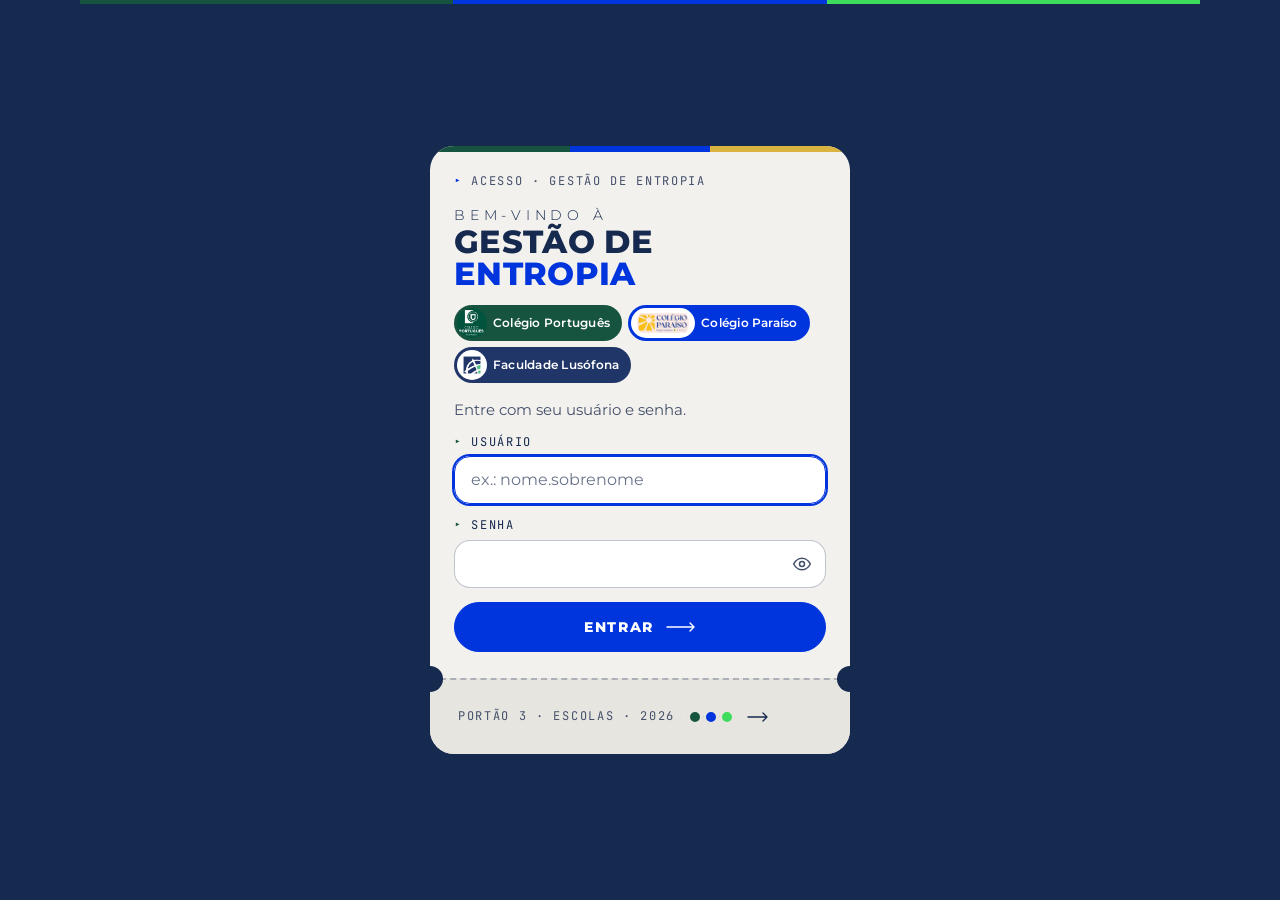
<file: index.html>
<!doctype html>
<html lang="pt-BR" class="x-onlogin" data-page="app">
  <head>
    <meta charset="utf-8" />
    <meta name="viewport" content="width=device-width, initial-scale=1" />
    <meta name="color-scheme" content="light" />
    <title>Gestão de Entropia</title>
    <script src="auth.js"></script>
    <link rel="preconnect" href="https://fonts.googleapis.com" />
    <link rel="preconnect" href="https://fonts.gstatic.com" crossorigin />
    <link
      rel="stylesheet"
      href="https://fonts.googleapis.com/css2?family=Geist:wght@400;500;600&family=JetBrains+Mono:wght@400&family=Montserrat:wght@300;400;600;700;800&display=swap"
      media="print"
      onload="this.media='all'"
    />
    <noscript><link rel="stylesheet" href="https://fonts.googleapis.com/css2?family=Geist:wght@400;500;600&family=JetBrains+Mono:wght@400&family=Montserrat:wght@300;400;600;700;800&display=swap" /></noscript>
    <link rel="stylesheet" href="style.css" />
  </head>
  <body class="x-locked">
    <div class="page" id="top">
      <p class="x-boot" id="boot" role="status">Carregando…</p>
      <div class="x-app" id="app">
        <header class="x-top">
          <div class="x-brandrow">
            <div class="x-hlogos" id="hLogos">
              <img id="logo-cp" src="imagens/logo-colegio-portugues.png" width="97" height="96" decoding="async" alt="Colégio Português" />
              <img id="logo-fl" src="imagens/logo-faculdade-lusofona.png" width="96" height="96" decoding="async" alt="Faculdade Lusófona" />
              <img id="logo-pa" src="imagens/logo-colegio-paraiso.png" width="245" height="96" decoding="async" alt="Colégio Paraíso" />
            </div>
            <div class="x-hclient" id="hClient" hidden></div>
            <div class="x-htitle">
              <h1>Gestão de Entropia</h1>
              <p id="hSub">Todos os clientes</p>
              <div class="x-sw" id="hSw"></div>
            </div>
          </div>
          <div class="x-actions">
            <span class="x-who" id="who"><b id="wName"></b><span class="x-role" id="wRole"></span></span>
            <button class="x-btn" id="bOut" type="button">Sair</button>
            <button class="x-btn" id="bExport" type="button">Exportar backup</button>
            <button class="x-btn" id="bImport" type="button">Importar backup</button>
            <input type="file" id="fileIn" accept=".json,application/json" hidden />
          </div>
          <p class="x-note">Tudo é salvo online e compartilhado com quem tem o link. <span class="x-sync" id="sync" data-s="loading" role="status" aria-live="polite">Carregando…</span> <span class="x-msg" id="msg" role="status"></span></p>
        </header>

        <div class="x-group x-avisos" id="avisos">
          <button class="x-ghd" id="avHd" type="button" aria-expanded="true" aria-controls="avList"><span class="x-badge" style="--bc:var(--fill-system-orange);--bc18:#F7D7CB">Avisos</span><span class="x-n" id="avN"></span></button>
          <div class="x-list x-gbody" id="avList"></div>
        </div>

        <div class="x-chips" id="cliChips" role="group" aria-label="Filtrar por cliente"></div>

        <div class="x-tabs" role="tablist">
          <button class="x-tab" type="button" role="tab" id="tab-dem" aria-selected="true" aria-controls="p-dem">Demandas</button>
          <button class="x-tab" type="button" role="tab" id="tab-cal" aria-selected="false" aria-controls="p-cal">Calendário</button>
          <button class="x-tab" type="button" role="tab" id="tab-usr" aria-selected="false" aria-controls="p-usr" hidden>Usuários</button>
        </div>

        <section class="x-panel" id="p-dem" role="tabpanel" aria-labelledby="tab-dem">
          <div class="x-bar">
            <button class="x-btn" id="bFilt" type="button" aria-expanded="false" aria-controls="fPanel">Filtros</button>
            <div class="x-grow"></div>
            <button class="x-cta" id="bNewDem" type="button">+ Nova demanda</button>
          </div>
          <div class="x-fpanel" id="fPanel">
            <select class="x-in" id="fTipo" aria-label="Filtrar por tipo"></select>
            <select class="x-in" id="fStatus" aria-label="Filtrar por status"></select>
            <input class="x-in" id="fBusca" type="search" placeholder="Buscar título ou legenda…" aria-label="Busca" />
          </div>
          <div class="x-board" id="board"></div>
        </section>

        <section class="x-panel" id="p-cal" role="tabpanel" aria-labelledby="tab-cal" hidden>
          <div class="x-calhead">
            <h2 id="calTitle"></h2>
            <button class="x-btn x-sq" id="bPrev" type="button" aria-label="Mês anterior">‹</button>
            <button class="x-btn" id="bToday" type="button">Hoje</button>
            <button class="x-btn x-sq" id="bNext" type="button" aria-label="Próximo mês">›</button>
            <button class="x-cta" id="bNewEv" type="button">+ Novo compromisso</button>
          </div>
          <div class="x-legend" id="legend"></div>
          <div class="x-cal" id="cal"></div>
          <div class="x-dayhead">
            <h3 id="dayTitle"></h3>
            <button class="x-cta" id="bNewDay" type="button">+ Novo compromisso</button>
          </div>
          <p class="x-whint" id="dayHint" hidden></p>
          <ul class="x-evs" id="dayList"></ul>
          <h2 class="x-sec">Próximos compromissos</h2>
          <ul class="x-evs" id="upcoming"></ul>
        </section>

        <section class="x-panel" id="p-usr" role="tabpanel" aria-labelledby="tab-usr" hidden>
          <div class="x-bar">
            <p class="x-uhint x-grow">Quem pode entrar e o que cada um pode fazer.</p>
            <button class="x-btn" id="bNewTmp" type="button">+ Usuário temporário</button>
            <button class="x-cta" id="bNewUsr" type="button">+ Novo usuário</button>
          </div>
          <div class="x-board" id="usrList"></div>
        </section>
      </div>

      <dialog class="x-modal" id="mDem" aria-labelledby="mDemT">
        <form class="x-form" id="formDem" novalidate>
          <h2 id="mDemT">Nova demanda</h2>
          <p class="x-by" id="dBy" hidden></p>
          <p class="x-ro" id="dRo" hidden></p>
          <label class="x-field"><span>Título*</span><input class="x-in" id="dTitle" /></label>
          <div class="x-fix" id="dFixT" data-fix="dTitle" data-title><button class="x-btn x-fixbtn" type="button">Corrigir texto ✨</button><div class="x-fixpanel" role="region" aria-label="Correções do título" hidden></div></div>
          <div class="x-grid2">
            <div class="x-field"><span>Cliente*</span><select class="x-in x-cli" id="dClient" aria-label="Cliente"></select>
            </div>
            <label class="x-field"><span>Tipo de conteúdo</span><select class="x-in" id="dType"></select></label>
          </div>
          <p class="x-aist" id="dLoad" role="status" aria-live="polite" hidden><span class="x-spin" aria-hidden="true"></span><span>Carregando detalhes…</span></p>
          <label class="x-field"><span>Descrição / legenda</span><textarea class="x-in" id="dDesc"></textarea></label>
          <div class="x-ai" id="aiBox">
            <p class="x-aist" id="aiSt" role="status" aria-live="polite" hidden><span class="x-spin" aria-hidden="true"></span><span>✨ A IA está criando o roteiro…</span></p>
            <button class="x-btn" type="button" id="aiGen" disabled>Gerar texto ✨</button>
            <button class="x-btn" type="button" id="aiCopy" hidden>Copiar legenda</button>
            <p class="x-ainote" id="mAiNote">Rascunho gerado por IA — revise antes de postar.</p>
          </div>
          <div class="x-fix" id="dFixD" data-fix="dDesc"><button class="x-btn x-fixbtn" type="button">Corrigir texto ✨</button><div class="x-fixpanel" role="region" aria-label="Correções da descrição" hidden></div></div>
          <div class="x-grid3">
            <label class="x-field"><span>Status</span><select class="x-in" id="dStatus"></select></label>
            <label class="x-field"><span>Início produção</span><input class="x-in" type="date" id="dStart" /></label>
            <label class="x-field"><span>Data de postagem</span><input class="x-in" type="date" id="dPost" /><small class="x-whint" id="dPostHint" aria-live="polite" hidden></small></label>
          </div>
          <div class="x-field x-media" id="dMediaBox">
            <span>Arquivos do conteúdo</span>
            <ul class="x-gal" id="dGal" aria-label="Arquivos da demanda"></ul>
            <div class="x-mtools" id="mTools">
              <button class="x-btn" type="button" id="mAddFiles">+ Adicionar fotos/vídeos</button>
              <input type="file" id="mFiles" accept="image/*,video/*" multiple hidden />
            </div>
            <div class="x-drop" id="mDrop">Ou arraste fotos e vídeos para cá</div>
            <div class="x-linkrow" id="mLinkRow">
              <input class="x-in" id="mLink" type="url" inputmode="url" placeholder="Colar link (Drive, Dropbox, YouTube, Vimeo, Instagram)" aria-label="Colar link" />
              <button class="btn" type="button" id="mLinkAdd">Adicionar link</button>
            </div>
            <p class="x-mnote" id="mNote" role="status"></p>
          </div>
          <div class="x-field">
            <span>OBS – sugestões do aprovador</span>
            <ul class="x-notes" id="dNotes"></ul>
            <div class="x-addnote" id="nRow">
              <input class="x-in" id="nText" placeholder="Sugestão ou observação" aria-label="Observação" />
              <button class="btn" type="button" id="nAdd">Adicionar</button>
            </div>
            <div class="x-fix" id="nFix" data-fix="nText"><button class="x-btn x-fixbtn" type="button">Corrigir texto ✨</button><div class="x-fixpanel" role="region" aria-label="Correções da observação" hidden></div></div>
          </div>
          <p class="x-err" id="dErr"></p>
          <div class="x-foot">
            <button class="x-del" type="button" id="dDel"></button>
            <button class="x-btn" type="button" id="dCancel" data-close>Cancelar</button>
            <button class="x-cta" type="button" id="dSave">Salvar</button>
          </div>
        </form>
      </dialog>

      <dialog class="x-modal" id="mEv" aria-labelledby="mEvT">
        <form class="x-form" id="formEv" novalidate>
          <h2 id="mEvT">Novo compromisso</h2>
          <div class="x-grid2">
            <label class="x-field"><span>Tipo</span><select class="x-in" id="eKind"></select></label>
            <div class="x-field"><span>Cliente</span><select class="x-in x-cli" id="eClient" aria-label="Cliente"></select>
            </div>
          </div>
          <label class="x-field"><span>Título*</span><input class="x-in" id="eTitle" /></label>
          <div class="x-fix" id="eFixT" data-fix="eTitle" data-title><button class="x-btn x-fixbtn" type="button">Corrigir texto ✨</button><div class="x-fixpanel" role="region" aria-label="Correções do título" hidden></div></div>
          <div class="x-grid3">
            <label class="x-field"><span>Data*</span><input class="x-in" type="date" id="eDate" /><small class="x-whint" id="eDateHint" aria-live="polite" hidden></small></label>
            <label class="x-field"><span>Hora início</span><input class="x-in" type="time" id="eStart" /></label>
            <label class="x-field"><span>Hora fim</span><input class="x-in" type="time" id="eEnd" /></label>
          </div>
          <label class="x-field"><span>Local</span><input class="x-in" id="ePlace" /></label>
          <label class="x-field"><span>Observações</span><textarea class="x-in" id="eObs"></textarea></label>
          <div class="x-fix" id="eFixO" data-fix="eObs"><button class="x-btn x-fixbtn" type="button">Corrigir texto ✨</button><div class="x-fixpanel" role="region" aria-label="Correções das observações" hidden></div></div>
          <p class="x-err" id="eErr"></p>
          <div class="x-foot">
            <button class="x-del" type="button" id="eDel"></button>
            <button class="x-btn" type="button" id="eCancel" data-close>Cancelar</button>
            <button class="x-cta" type="button" id="eSave">Salvar</button>
          </div>
        </form>
      </dialog>

      <dialog class="x-modal" id="mTmp" aria-labelledby="mTmpT">
        <form class="x-form" id="formTmp" novalidate>
          <h2 id="mTmpT">Usuário temporário</h2>
          <div id="tmpForm">
            <label class="x-field"><span>Usuário*</span><input class="x-in" id="tUser" autocomplete="off" autocapitalize="none" autocorrect="off" spellcheck="false" placeholder="ex.: visita.cliente" /></label>
            <label class="x-field"><span>Duração do acesso</span><select class="x-in" id="tHoras"><option value="1">1 hora</option><option value="2">2 horas</option><option value="6">6 horas</option><option value="24" selected>24 horas</option></select></label>
            <p class="x-uhint">Só pode visualizar: não cria, edita nem exclui nada. A senha é gerada automaticamente e o acesso é excluído ao fim do prazo.</p>
            <p class="x-err" id="tErr"></p>
          </div>
          <div id="tmpDone" hidden>
            <p class="x-uhint">Acesso criado. Copie agora: a senha não será mostrada de novo.</p>
            <div class="x-cred">
              <span>Usuário <b id="tCredUser"></b></span>
              <span>Senha <b id="tCredPass"></b></span>
              <span>Válido até <b id="tCredTo"></b></span>
            </div>
            <button class="x-btn" type="button" id="tCopy">Copiar dados</button>
          </div>
          <div class="x-foot">
            <button class="x-btn" type="button" data-close id="tCancel">Cancelar</button>
            <button class="x-cta" type="button" id="tSave">Criar acesso</button>
          </div>
        </form>
      </dialog>

      <dialog class="x-modal" id="mUsr" aria-labelledby="mUsrT">
        <form class="x-form" id="formUsr" novalidate>
          <h2 id="mUsrT">Novo usuário</h2>
          <label class="x-field"><span>Nome*</span><input class="x-in" id="uNome" autocomplete="off" /></label>
          <label class="x-field"><span>Usuário*</span><input class="x-in" id="uUser" autocomplete="off" autocapitalize="none" autocorrect="off" spellcheck="false" placeholder="ex.: nome.sobrenome" /></label>
          <div class="x-field"><label for="uPass" id="uPassL">Senha*</label><div class="x-pw"><input class="x-in" id="uPass" type="password" autocomplete="new-password" /><button class="x-eye" type="button" data-pw="uPass" aria-label="Mostrar senha" aria-pressed="false"><svg class="x-eye-on" viewBox="0 0 24 24" fill="none" stroke="currentColor" stroke-width="1.8" stroke-linecap="round" stroke-linejoin="round" aria-hidden="true"><path d="M2 12s3.6-7 10-7 10 7 10 7-3.6 7-10 7S2 12 2 12z"/><circle cx="12" cy="12" r="3"/></svg><svg class="x-eye-off" viewBox="0 0 24 24" fill="none" stroke="currentColor" stroke-width="1.8" stroke-linecap="round" stroke-linejoin="round" aria-hidden="true"><path d="M9.9 5.2A10.4 10.4 0 0 1 12 5c6.4 0 10 7 10 7a17.6 17.6 0 0 1-3.2 4.2M6.6 6.6C3.8 8.4 2 12 2 12s3.6 7 10 7a9.7 9.7 0 0 0 5.4-1.6"/><path d="M9.9 9.9a3 3 0 0 0 4.2 4.2"/><path d="M3 3l18 18"/></svg></button></div></div>
          <label class="x-field"><span>Função</span><select class="x-in" id="uFunc"><option value="adm">Adm</option><option value="marketing">Marketing</option><option value="comum">Comum</option></select></label>
          <p class="x-uhint" id="uSelf" hidden>Você não pode mudar a própria função nem se excluir.</p>
          <p class="x-err" id="uErr"></p>
          <div class="x-foot">
            <button class="x-del" type="button" id="uDel"></button>
            <button class="x-btn" type="button" data-close>Cancelar</button>
            <button class="x-cta" type="button" id="uSave">Salvar</button>
          </div>
        </form>
      </dialog>

      <dialog class="x-modal x-confirm" id="mConf" aria-labelledby="confT">
        <form class="x-form" novalidate>
          <p id="confT">Excluir?</p>
          <p class="x-err" style="color:var(--text-secondary)">Esta ação não pode ser desfeita.</p>
          <div class="x-foot">
            <button class="x-btn" type="button" id="confNo">Cancelar</button>
            <button class="x-del" type="button" id="confYes"></button>
          </div>
        </form>
      </dialog>

      <dialog class="x-modal x-confirm" id="mAiConf" aria-labelledby="aiConfT">
        <form class="x-form" novalidate>
          <p id="aiConfT">Substituir a descrição atual?</p>
          <p class="x-err" style="color:var(--text-secondary)">O texto atual será trocado pelo novo roteiro e legenda.</p>
          <div class="x-foot">
            <button class="x-btn" type="button" id="aiConfNo">Cancelar</button>
            <button class="x-cta" type="button" id="aiConfYes">Substituir</button>
          </div>
        </form>
      </dialog>

      <dialog class="x-modal x-confirm x-full" id="mFull" aria-labelledby="fullT" aria-describedby="fullTxt">
        <div class="x-form">
          <h2 id="fullT">Semana cheia</h2>
          <p class="x-ftext" id="fullTxt"></p>
          <div class="x-ffoot">
            <a class="x-wa" id="fullWa" href="https://wa.me/5511957280596" target="_blank" rel="noopener">Falar no WhatsApp</a>
            <button class="x-cta" type="button" id="fullPick">Escolher outra data</button>
            <button class="x-btn" type="button" id="fullSave">Sou do marketing, salvar mesmo assim</button>
          </div>
        </div>
      </dialog>

      <dialog class="x-lb" id="mLb" aria-label="Visualizar arquivo">
        <div class="x-lbbar">
          <span class="x-lbcount" id="lbCount"></span>
          <a class="x-lbbtn x-lbopen" id="lbOpen" target="_blank" rel="noopener" hidden><svg viewBox="0 0 16 16" fill="none" stroke="currentColor" stroke-width="1.5" stroke-linecap="round" aria-hidden="true"><path d="M9 2.5h4.5V7M13.5 2.5 7.5 8.5M12 9.5v4H2.5V4h4"/></svg><span>Abrir link</span></a>
          <button class="x-lbbtn" type="button" id="lbClose" aria-label="Fechar"><svg viewBox="0 0 16 16" fill="none" stroke="currentColor" stroke-width="1.6" stroke-linecap="round" aria-hidden="true"><path d="M3.5 3.5l9 9M12.5 3.5l-9 9"/></svg></button>
        </div>
        <div class="x-lbstage" id="lbStage"></div>
        <button class="x-lbbtn x-lbnav x-lbprev" type="button" id="lbPrev" aria-label="Anterior"><svg viewBox="0 0 16 16" fill="none" stroke="currentColor" stroke-width="1.8" stroke-linecap="round" aria-hidden="true"><path d="M10 3 5 8l5 5"/></svg></button>
        <button class="x-lbbtn x-lbnav x-lbnext" type="button" id="lbNext" aria-label="Próximo"><svg viewBox="0 0 16 16" fill="none" stroke="currentColor" stroke-width="1.8" stroke-linecap="round" aria-hidden="true"><path d="M6 3l5 5-5 5"/></svg></button>
      </dialog>

      <div class="x-toast" id="toast" popover="manual" role="alert"></div>
    </div>
    <script src="app.js" defer></script>
  </body>
</html>
</file>
<file: style.css>
/* ===== 1. Hark: tokens e componentes base (antes: hark.css) ===== */
/* Hark's design tokens and component styles. Each component's rules follow its @component comment. style-gates: data */

/* @component foundations */
/* Every component switches layout at one of three widths: 600px, below which a page takes a phone's
   spacing; 761px, from which two-up components (stats, checklists, pairs) sit side by side; and 900px,
   from which heads, steps, timelines, cards and the hero's callout take their desktop layout. Media
   queries cannot read custom properties, so each query writes one side of those widths, and
   TestKitStylesheetsShareThreeBreakpoints holds every kit file to them. */
:root {
  color-scheme: light dark;

  --text-primary: light-dark(#1d1d1f, #f5f5f7);         /* body text */
  --text-secondary: light-dark(#636366, #a1a1a6);       /* supporting grey text */
  --text-tertiary: light-dark(#1d1d1f4d, #f5f5f74d);    /* hollow dots, faint marks; never body text */
  --text-primary-on: light-dark(#f5f5f7, #1d1d1f);      /* text on --fill-primary */
  --text-secondary-on: light-dark(#aeaeb2, #5c5c60);    /* grey text on --fill-primary */
  --fill-primary: light-dark(#1d1d1f, #f5f5f7);         /* the strong fill: solid chips, the nav, the badge */
  --fill-primary-on: light-dark(#f5f5f7, #1d1d1f);      /* the page background */
  --fill-secondary: light-dark(#1d1d1f80, #f5f5f780);
  --fill-tertiary: light-dark(#e8e8ea, #2a2a2d);        /* the grey card, panel and row tint */
  --fill-segment: light-dark(#3a3a3c, #e2e2e4);         /* the nav's tab track */
  --fill-system-green: #00a665;                         /* status: done, ready */
  --fill-system-orange: #ff4d00;                        /* status: now, current */
  --fill-system-red: light-dark(#da2f35, #f1555b);      /* status: blocked, error */
  --transparent-primary: light-dark(#1d1d1f4d, #f5f5f74d);
  --stroke-primary: light-dark(#1d1d1f24, #f5f5f724);   /* strong hairline */
  --stroke-secondary: light-dark(#1d1d1f12, #f5f5f712); /* faint hairline between rows */
  --stroke-primary-on: light-dark(#f5f5f71a, #1d1d1f1a);
  --stroke-composer: light-dark(#f5f5f780, #1d1d1f80);  /* the callout's glass edge */
  --stroke-system-orange: #ff4d0026;
  --hover-wash: light-dark(#1d1d1f0d, #f5f5f70d);
  --hover-wash-primary-on: light-dark(#f9f9fa26, #1d1d1f14);

  /* The hero is light text over a dark photo in both themes. */
  --hero-surface: #161f39;
  --hero-text: #f5f5f7;
  --hero-text-muted: #f5f5f7cc;
  --hero-scrim-strong: rgb(22 31 57 / 0.78);
  --hero-scrim-soft: rgb(22 31 57 / 0.3);
  --hero-scrim-side: rgb(22 31 57 / 0.45);
  --hero-glass: rgb(22 31 57 / 0.42);
  --hero-glass-faint: rgb(22 31 57 / 0.35);
  --hero-glass-stroke: rgb(245 245 247 / 0.28);

  --mat-regular: light-dark(rgb(255 255 255 / 0.56), rgb(29 29 31 / 0.55));
  --mat-thin: light-dark(rgb(255 255 255 / 0.22), rgb(29 29 31 / 0.4));
  --mat-agent: light-dark(rgb(255 255 255 / 0.84), rgb(29 29 31 / 0.66));
  --mat-inverse: color-mix(in srgb, var(--fill-primary) 86%, transparent);  /* the nav: dark on light, light on dark */
  --hark-blur: blur(50px) saturate(1.6);
  --hark-shadow: 0 8px 40px #1d1d1f1f;

  --sans: "GT Standard", "GT Standard L", "Geist", -apple-system, BlinkMacSystemFont, "Helvetica Neue", sans-serif;
  --lh: 1.3;                                            /* every text style is 130% */
  --weight-light: 300;
  --weight-regular: 400;
  --weight-medium: 500;
  --weight-bold: 600;
  --size-caption: 12px;                                 /* the smallest text allowed */
  --size-meta: 13px;
  --size-small: 14px;
  --size-body: 15px;
  --size-prose: 16px;
  --size-heading: 20px;
  --size-figure: clamp(24px, 3vw, 32px);
  --size-title: clamp(26px, 3vw, 32px);
  --size-display: clamp(34px, 5vw, 48px);
  --size-lede: clamp(16px, 1.7vw, 20px);

  --type-caption: var(--weight-regular) var(--size-caption)/var(--lh) var(--sans);
  --type-tag: var(--weight-medium) var(--size-caption)/var(--lh) var(--sans);
  --type-small: var(--weight-regular) var(--size-small)/var(--lh) var(--sans);
  --type-label: var(--weight-medium) var(--size-small)/var(--lh) var(--sans);
  --type-body: var(--weight-regular) var(--size-body)/var(--lh) var(--sans);
  --type-body-strong: var(--weight-medium) var(--size-body)/var(--lh) var(--sans);
  --type-heading: var(--weight-medium) var(--size-heading)/var(--lh) var(--sans);
  --type-lede: var(--weight-medium) var(--size-lede)/var(--lh) var(--sans);
  --type-figure: var(--weight-regular) var(--size-figure)/var(--lh) var(--sans);
  --type-title: var(--weight-regular) var(--size-title)/var(--lh) var(--sans);
  --type-display: var(--weight-medium) var(--size-display)/var(--lh) var(--sans);
  --type-numeral: var(--weight-regular) 48px/1 var(--sans);

  --r-s: 12px;
  --r-m: 16px;
  --r-l: 24px;
  --r-xl: 32px;
  --r-pill: 100px;

  --ease-out: cubic-bezier(0.23, 1, 0.32, 1);
  --dur-quick: 160ms;

  --page-max: 1120px;
  --gutter: clamp(16px, 3vw, 32px);                     /* the page's side padding */
  --tap: 44px;                                          /* the smallest touch target */
}
:root[data-theme="light"] { color-scheme: light; }
:root[data-theme="dark"] { color-scheme: dark; }

* { box-sizing: border-box; }
/* The page keeps its own bounce but never hands a fling on: a page is framed in Hark's /site
   page, and a fling past its top would otherwise carry on into that page and drag the frame down. */
html, body { overscroll-behavior-y: contain; }
html { -webkit-text-size-adjust: 100%; scroll-behavior: smooth; }
@media (prefers-reduced-motion: reduce) { html { scroll-behavior: auto; } }

/* The page background lives on body and html stays transparent, so the browser paints the whole
   canvas, and the band a bounce reveals, in body's color, including a page's own override of it. */
body {
  margin: 0;
  background: var(--fill-primary-on);
  color: var(--text-primary);
  font: var(--type-body);
  -webkit-font-smoothing: antialiased;
  overflow-x: hidden;
}

img { max-width: 100%; display: block; }
figure { margin-inline: 0; }
a { color: inherit; }
b, strong { font-weight: var(--weight-bold); }
p { margin: 0; text-wrap: pretty; }
h1, h2, h3 { margin: 0; text-wrap: balance; }
small { font-size: max(var(--size-caption), 0.85em); }
.sub { color: var(--text-secondary); }

:focus-visible { outline: 2px solid var(--fill-primary); outline-offset: 3px; border-radius: 6px; }

/* @component page */
.page {
  max-width: var(--page-max);
  margin: 0 auto;
  padding-inline: var(--gutter);
  padding-block: 12px 40px;
  display: grid;
  grid-template-columns: minmax(0, 1fr);
  gap: 16px;
}
.main { display: grid; grid-template-columns: minmax(0, 1fr); gap: 16px; min-width: 0; }

.glass {
  background: var(--mat-inverse);
  -webkit-backdrop-filter: var(--hark-blur);
  backdrop-filter: var(--hark-blur);
  border: 1px solid var(--stroke-primary-on);
}
.nav {
  position: sticky;
  top: calc(env(safe-area-inset-top, 0px) + 12px);
  z-index: 20;
  justify-self: center;
  max-width: 100%;
  display: flex;
  align-items: center;
  gap: 6px;
  padding: 5px;
  border-radius: var(--r-pill);
  box-shadow: var(--hark-shadow);
}
.nav :focus-visible { outline-color: var(--fill-primary-on); }
.seg {
  display: flex;
  min-width: 0;
  overflow-x: auto;
  scrollbar-width: none;
  border-radius: var(--r-pill);
  background: var(--fill-segment);
}
.seg::-webkit-scrollbar { display: none; }
.seg a {
  flex: none;
  padding: 8px 14px;
  border-radius: var(--r-pill);
  font: var(--type-label);
  color: var(--text-secondary-on);
  text-decoration: none;
  white-space: nowrap;
}
.seg a:hover { color: var(--text-primary-on); }
/* The active tab carries its own fill so its text is measured against it. */
.seg a[aria-current="true"] { background: var(--fill-primary-on); color: var(--text-primary); }
.theme-btn {
  flex: none;
  width: 36px; height: 36px;
  display: grid;
  place-items: center;
  border: 0;
  border-radius: 50%;
  background: var(--hover-wash-primary-on);
  color: var(--text-primary-on);
  cursor: pointer;
}
.theme-btn:hover { box-shadow: inset 0 0 0 100px var(--hover-wash-primary-on); }
.theme-btn::before { content: ""; width: 14px; height: 14px; border-radius: 50%; box-shadow: inset 0 0 0 1.5px currentColor; background: linear-gradient(to right, light-dark(currentColor, transparent) 50%, light-dark(transparent, currentColor) 50%); }
@media (max-width: 599px) {
  .seg a { display: flex; align-items: center; min-height: var(--tap); }
  .theme-btn { width: var(--tap); height: var(--tap); }
}

/* @component footer */
.foot {
  display: flex;
  flex-wrap: wrap;
  align-items: center;
  justify-content: space-between;
  gap: 16px 24px;
  padding-top: 24px;
  border-top: 1px solid var(--stroke-secondary);
  font-size: var(--size-small);
  color: var(--text-secondary);
}
.foot strong { color: var(--text-primary); }
.foot nav { display: flex; flex-wrap: wrap; gap: 6px; }
.foot nav a {
  padding: 6px 12px;
  border-radius: var(--r-pill);
  background: var(--fill-tertiary);
  color: var(--text-primary);
  font: var(--type-tag);
  text-decoration: none;
}
.foot nav a:hover { box-shadow: inset 0 0 0 100px var(--hover-wash); }
.badge {
  display: inline-flex;
  align-items: center;
  gap: 10px;
  padding: 12px 16px;
  border-radius: var(--r-xl);
  background: var(--fill-primary);
  color: var(--text-primary-on);
  box-shadow: var(--hark-shadow);
  font: var(--weight-medium) var(--size-body)/1.1 var(--sans);
  text-decoration: none;
}
.badge:hover { box-shadow: var(--hark-shadow), inset 0 0 0 100px var(--hover-wash-primary-on); }
.hark-mark { display: inline-grid; place-items: center; }
.hark-mark svg { display: block; }
@media (max-width: 599px) {
  .foot nav a { display: inline-flex; align-items: center; min-height: var(--tap); min-width: var(--tap); }
  .badge { min-height: var(--tap); }
}

/* @component chip */
.chip {
  display: inline-flex;
  align-items: center;
  gap: 6px;
  padding: 4px 10px 4px 8px;
  border-radius: var(--r-pill);
  font: var(--type-tag);
  max-width: 100%;
  background: var(--fill-tertiary);
  color: var(--text-secondary);
  vertical-align: middle;
}
.chip::before {
  content: "";
  width: 7px; height: 7px;
  border-radius: 50%;
  flex: none;
  box-shadow: inset 0 0 0 1.5px var(--text-tertiary);
}
.chip--solid { background: var(--fill-primary); color: var(--text-primary-on); }
.chip--solid::before { background: var(--fill-system-green); box-shadow: none; }
td .chip { white-space: nowrap; }
/* @component dot */
.dot {
  display: inline-flex;
  align-items: center;
  gap: 6px;
  margin-top: 4px;
  font: var(--type-tag);
  color: var(--text-primary);
}
.dot::before { content: ""; width: 7px; height: 7px; border-radius: 50%; background: var(--fill-system-green); }
tbody th .dot { display: flex; width: fit-content; }
/* @component pill */
.pill {
  display: inline-block;
  padding: 1px 8px;
  border-radius: var(--r-pill);
  background: var(--fill-tertiary);
  color: var(--text-secondary);
  font: var(--type-tag);
  white-space: normal;
  vertical-align: 1px;
}
/* @component button, link and links */
.btn {
  display: inline-flex;
  align-items: center;
  gap: 6px;
  min-height: 30px;
  padding: 5px 12px;
  border-radius: var(--r-s);
  background: var(--fill-primary-on);
  color: var(--text-primary);
  border: 1px solid var(--stroke-primary);
  font: var(--type-tag);
  text-decoration: none;
  max-width: 100%;
  transition: box-shadow var(--dur-quick) ease;
}
.btn:hover { box-shadow: inset 0 0 0 100px var(--hover-wash); }
.btn[target="_blank"]::after { content: "\2197"; font-size: 11px; color: var(--text-secondary); }
.link {
  color: var(--text-primary);
  text-decoration: underline;
  text-decoration-color: var(--stroke-primary);
  text-underline-offset: 3px;
  max-width: 100%;
  overflow-wrap: anywhere;
}
.link:hover { text-decoration-color: currentColor; }
.links { display: flex; flex-wrap: wrap; gap: 8px; }
@media (pointer: coarse), (max-width: 599px) { .btn { min-height: var(--tap); padding-inline: 14px; } }

/* A button that asks Hark is the page's primary capsule. Once it sends, Hark
   writes a check and "Sent to Hark" into it, and it turns secondary. A press
   that does not send shows a short notice in place of its words for a moment. */
.btn[data-hark-action] {
  justify-content: center;
  gap: 8px;
  min-height: 48px;
  padding: 0 20px;
  border: 0;
  border-radius: var(--r-pill);
  background: var(--fill-primary);
  color: var(--text-primary-on);
  font: var(--type-body-strong);
  text-align: center;
  white-space: nowrap;
  cursor: pointer;
  transition: box-shadow var(--dur-quick) ease, transform var(--dur-quick) ease;
}
.btn[data-hark-action]:hover { box-shadow: inset 0 0 0 100px var(--hover-wash-primary-on); }
.btn[data-hark-action]:active { transform: scale(0.97); }
.btn[data-hark-action] svg { flex: none; }
.btn[data-hark-action][data-hark-state="sent"] { background: var(--fill-tertiary); color: var(--text-primary); box-shadow: none; }

[data-hark-action][data-hark-state="sending"] { opacity: 0.6; pointer-events: none; }
[data-hark-action][data-hark-state="sent"] { pointer-events: none; cursor: default; }
@media (max-width: 599px) {
  .link { display: inline-flex; align-items: center; min-width: var(--tap); min-height: var(--tap); margin: -13px 0; vertical-align: middle; }
}
/* @component text and fineprint */
.prose { display: grid; gap: 12px; max-width: 68ch; font-size: var(--size-prose); }
.fineprint { font-size: var(--size-small); color: var(--text-secondary); max-width: 70ch; }
/* @component hero */
.hero {
  position: relative;
  min-height: clamp(320px, 46vh, 480px);
  border-radius: var(--r-xl);
  overflow: hidden;
  display: flex;
  align-items: flex-end;
  color: var(--hero-text);
  isolation: isolate;
  box-shadow: var(--hark-shadow);
  background: var(--hero-surface);
}
/* Without a photo the hero is as tall as its copy, so the callout sits beside the copy instead of over it. */
.hero:not(:has(.hero__img)) { min-height: 0; background: var(--hero-surface) center / cover no-repeat; }
.hero:not(:has(.hero__img))::after { background: linear-gradient(to right, var(--hero-scrim-side) 0%, transparent 60%); }
@media (min-width: 900px) {
  .hero:not(:has(.hero__img)) > .callout { position: static; flex: none; align-self: flex-start; margin: clamp(16px, 2.4vw, 24px) clamp(16px, 2.4vw, 24px) clamp(16px, 2.4vw, 24px) auto; }
}
.hero__img {
  position: absolute;
  inset: 0;
  width: 100%;
  height: 100%;
  object-fit: cover;
  object-position: 40% 60%;
  z-index: -2;
}
.hero::after {
  content: "";
  position: absolute;
  inset: 0;
  z-index: -1;
  background:
    linear-gradient(to top, var(--hero-scrim-strong) 0%, var(--hero-scrim-soft) 42%, transparent 66%),
    linear-gradient(to right, var(--hero-scrim-side) 0%, transparent 60%);
}
.hero__copy {
  display: grid;
  gap: 14px;
  max-width: 40rem;
  padding: clamp(24px, 4vw, 48px);
  padding-bottom: clamp(28px, 3.4vw, 44px);
}
.hero__eyebrow {
  justify-self: start;
  padding: 6px 12px;
  border-radius: var(--r-pill);
  background: var(--hero-glass);
  border: 1px solid var(--hero-glass-stroke);
  -webkit-backdrop-filter: var(--hark-blur);
  backdrop-filter: var(--hark-blur);
  font: var(--type-label);
}
.hero h1 { font: var(--type-display); letter-spacing: 0; }
.hero h1 em { font-style: normal; }
.hero__sub { font: var(--type-lede); max-width: 34ch; }
.hero__meta { font-size: var(--size-small); color: var(--hero-text-muted); }
.hero__credit {
  position: absolute;
  right: clamp(20px, 3vw, 32px);
  bottom: 16px;
  padding: 4px 10px;
  border-radius: var(--r-pill);
  background: var(--hero-glass-faint);
  -webkit-backdrop-filter: var(--hark-blur);
  backdrop-filter: var(--hark-blur);
  font: var(--type-caption);
  color: var(--hero-text-muted);
}
/* A callout overlays the photo's top corner, so the hero keeps room for it above the copy. */
@media (min-width: 900px) { .hero:has(> .callout) { min-height: clamp(420px, 56vh, 560px); } }
.hero > .callout {
  position: absolute;
  top: clamp(16px, 2.4vw, 24px);
  right: clamp(16px, 2.4vw, 24px);
  width: min(320px, calc(100% - 32px));
}
@media (max-width: 899px) {
  .hero { flex-direction: column; justify-content: flex-end; align-items: stretch; min-height: 0; }
  .hero__img { object-position: 22% 50%; }
  .hero__copy { padding-top: 140px; padding-bottom: 28px; }
  .hero:not(:has(.hero__img)) .hero__copy { padding-top: clamp(24px, 4vw, 48px); }
  .hero__credit { top: 16px; right: 16px; bottom: auto; }
  .hero > .callout { position: static; width: auto; margin: 0 12px 12px; }
}
/* On a phone the title starts higher, so the first screen reaches the stats. */
@media (max-width: 599px) { .hero__copy { padding-top: 88px; padding-bottom: 20px; } }
/* @component callout */
.callout {
  max-width: 420px;
  display: grid;
  gap: 10px;
  padding: 16px 18px 18px;
  border-radius: var(--r-l);
  background: var(--mat-agent);
  -webkit-backdrop-filter: var(--hark-blur);
  backdrop-filter: var(--hark-blur);
  border: 1px solid var(--stroke-composer);
  box-shadow: var(--hark-shadow);
  color: var(--text-primary);
  font-size: var(--size-small);
}
.callout__head { display: flex; align-items: center; gap: 8px; color: var(--text-secondary); font-weight: var(--weight-medium); }
.callout__head svg { color: var(--text-primary); }
.callout__lead { font-size: var(--size-body); }
.callout .fineprint { font-size: var(--size-caption); }
.callout .btn { justify-self: start; }
/* @component stats */
.stats { display: grid; grid-auto-flow: column; grid-auto-columns: minmax(0, 1fr); padding-top: 8px; }
.stat {
  display: grid;
  grid-template-rows: 1fr auto;
  gap: 4px;
  padding: 12px 24px;
  border-left: 1px solid var(--stroke-secondary);
}
.stat:first-child { border-left: 0; padding-left: 0; }
.stat__fig { font: var(--type-figure); font-variant-numeric: tabular-nums; }
.stat__label { font-size: var(--size-small); color: var(--text-secondary); }
@media (max-width: 760px) {
  .stats { grid-auto-flow: row; grid-template-columns: auto minmax(0, 1fr); column-gap: 12px; padding-top: 0; }
  .stat { grid-column: 1 / -1; grid-template-columns: subgrid; align-items: baseline; gap: 12px; padding: 14px 0; border-left: 0; border-top: 1px solid var(--stroke-secondary); }
  .stat:first-child { border-top: 0; }
}
/* On a phone the stats sit two to a row, figure over label. */
@media (max-width: 599px) {
  .stats { grid-template-columns: repeat(2, minmax(0, 1fr)); column-gap: 0; }
  .stat { grid-column: auto; grid-template-columns: none; gap: 2px; padding: 12px 0; }
  .stat:nth-child(2) { border-top: 0; }
  .stat:nth-child(even) { padding-left: 16px; border-left: 1px solid var(--stroke-secondary); }
  .stat__fig { font-size: 26px; line-height: 1.15; }
  .stat__label { font-size: var(--size-caption); }
}
/* @component section */
.section {
  padding-block: clamp(40px, 6vw, 72px) clamp(16px, 2vw, 24px);
  border-top: 1px solid var(--stroke-secondary);
  scroll-margin-top: calc(env(safe-area-inset-top, 0px) + 72px); /* Clears the sticky .nav: its top offset plus its tallest height, 56px. */
  min-width: 0;
}
.section > * + * { margin-top: clamp(20px, 2.4vw, 28px); }
.section > .head + * { margin-top: 0; }
.head {
  display: grid;
  grid-template-columns: minmax(0, 1.65fr) minmax(0, 1fr);
  gap: 10px 40px;
  align-items: end;
  margin-bottom: clamp(24px, 3vw, 36px);
}
.head__eyebrow { grid-column: 1 / -1; font: var(--type-label); color: var(--text-secondary); }
.head h2 { font: var(--type-title); }
.head__sub { justify-self: end; font-size: var(--size-body); color: var(--text-secondary); max-width: 44ch; text-align: right; }
@media (max-width: 899px) { .head { grid-template-columns: 1fr; } .head__sub { justify-self: start; text-align: left; } }
/* @component table */
.table-wrap { margin-inline: -12px; padding-inline: 12px; overflow-x: auto; }
table { width: 100%; border-collapse: collapse; font: var(--type-small); font-variant-numeric: tabular-nums; }
caption { text-align: left; font: var(--type-caption); color: var(--text-secondary); padding: 0 0 10px; }
th, td { text-align: left; vertical-align: top; padding: 12px; border-bottom: 1px solid var(--stroke-secondary); }
th:first-child, td:first-child { padding-left: 0; }
th:last-child, td:last-child { padding-right: 0; }
thead th {
  font: var(--type-tag);
  color: var(--text-secondary);
  border-bottom-color: var(--stroke-primary);
  padding-top: 0;
  padding-bottom: 8px;
  white-space: nowrap;
}
tbody th { font-weight: var(--weight-bold); }
tbody tr:last-child > * { border-bottom: 0; }
.rowhead { white-space: nowrap; }
td small, th small { display: block; font: var(--type-caption); color: var(--text-secondary); margin-top: 2px; }
td.num { font-weight: var(--weight-bold); white-space: nowrap; }
td.num small { white-space: normal; }
.muted { color: var(--text-secondary); }
tr.is-highlight > * { background: var(--fill-tertiary); }
tr.is-highlight > :first-child { box-shadow: -12px 0 var(--fill-tertiary); }
tr.is-highlight > :last-child { box-shadow: 12px 0 var(--fill-tertiary); }
.after-table { margin-top: 20px; padding-inline: 12px; }
@media (max-width: 599px) {
  .table-wrap table, .table-wrap tbody, .table-wrap tr, .table-wrap th, .table-wrap td { display: block; }
  .table-wrap thead { display: none; }
  .table-wrap caption { display: block; text-align: left; }
  /* A row is its name on top, then its cells wrapped three or four to a line, each label over its value. */
  .table-wrap tbody tr { display: flex; flex-wrap: wrap; gap: 8px 20px; padding: 14px 0; border-bottom: 1px solid var(--stroke-secondary); }
  .table-wrap tbody tr.is-highlight { margin-inline: -12px; padding-inline: 12px; background: var(--fill-tertiary); }
  .table-wrap tbody tr.is-highlight > * { background: none; box-shadow: none; }
  .table-wrap tbody tr > * { border-bottom: 0; padding: 0; }
  .table-wrap tbody tr > th { flex: 1 0 100%; }
  .table-wrap tbody td.is-empty { display: none; }
  .table-wrap tbody td[data-label]::before { content: attr(data-label); display: block; color: var(--text-secondary); font-size: var(--size-caption); font-weight: var(--weight-regular); line-height: 1.3; }
  .table-wrap tbody td:has(> .link:only-child) { align-self: end; }
  .table-wrap tbody td:has(> .link:only-child)::before { display: none; }
  .rowhead { white-space: normal; }
}
/* @component compare */
.compare { margin-inline: -12px; overflow-x: auto; scroll-snap-type: x mandatory; }
.compare table { table-layout: fixed; min-width: calc(var(--compare-cols, 3) * 200px); }
.compare th, .compare td { scroll-snap-align: start; padding-inline: 12px; }
.compare thead th { font: var(--type-body-strong); color: var(--text-primary); white-space: normal; padding-top: 0; padding-bottom: 14px; border-bottom-color: var(--stroke-secondary); }
/* On light tiles a white product backdrop blends into the grey. */
.compare__media { position: relative; display: grid; grid-template: minmax(0, 1fr) / minmax(0, 1fr); place-items: center; width: 100%; aspect-ratio: 4 / 3; max-height: 240px; margin: 0 0 12px; padding: 16px; border-radius: var(--r-m); background: var(--fill-tertiary); }
.compare__media img { max-width: 100%; max-height: 100%; mix-blend-mode: multiply; }
/* A photo of a place or a room fills its frame instead of fitting whole. */
.compare .compare__media.compare__media--photo { padding: 0; overflow: hidden; background: var(--fill-tertiary); }
.compare .compare__media.compare__media--photo img { position: absolute; inset: 0; width: 100%; height: 100%; max-width: none; max-height: none; object-fit: cover; mix-blend-mode: normal; }
.compare thead th > .chip { display: flex; width: fit-content; margin-top: 8px; }
.compare:has(.compare__media) thead th:not(:has(.compare__media))::before { content: ""; display: block; width: 100%; aspect-ratio: 4 / 3; max-height: 240px; margin-bottom: 12px; border-radius: var(--r-m); background: var(--fill-tertiary); }
:root[data-theme="dark"] .compare__media img { mix-blend-mode: normal; border-radius: var(--r-s); }
@media (prefers-color-scheme: dark) { :root:not([data-theme="light"]) .compare__media img { mix-blend-mode: normal; border-radius: var(--r-s); } }
/* The header column shrinks to nothing on screen but stays in the table, so screen readers keep each value's row header. */
.js .compare tbody th[scope="row"], .js .compare thead td:first-child { width: 0; padding: 0; border: 0; overflow: hidden; clip-path: inset(50%); white-space: nowrap; }
.js .compare td[data-label]::before { content: attr(data-label); content: attr(data-label) / ""; display: block; margin-bottom: 4px; font: var(--type-caption); color: var(--text-secondary); }
/* On a phone two options show side by side, and the rest are a swipe away. */
@media (max-width: 599px) { .compare table { min-width: calc(var(--compare-cols, 3) * 46vw); } .compare th, .compare td { padding-inline: 8px; } }
/* @component steps */
.step {
  display: grid;
  grid-template-columns: 112px minmax(0, 1fr) minmax(220px, 0.78fr);
  gap: 16px 28px;
  padding: 28px 0;
  border-bottom: 1px solid var(--stroke-secondary);
}
.step > * { min-width: 0; }
.steps > .step:last-child { border-bottom: 0; }
.step p + p { margin-top: 8px; }
.step__num { font: var(--type-numeral); color: var(--text-primary); font-variant-numeric: tabular-nums; }
.step__eyebrow { margin-top: 8px; font: var(--type-label); color: var(--text-secondary); }
.step h3 { font: var(--type-heading); margin-bottom: 12px; }
.step__pills { list-style: none; margin: 0 0 14px; padding: 0; display: flex; flex-wrap: wrap; gap: 6px; }
.step__pills li {
  padding: 4px 10px;
  border-radius: var(--r-pill);
  border: 1px solid var(--stroke-primary);
  font-size: var(--size-meta);
  color: var(--text-secondary);
  max-width: 100%;
}
.step__pills b { color: var(--text-primary); font-weight: var(--weight-bold); }
.step__panel {
  align-self: start;
  margin: 0;
  padding: 16px 18px;
  border-radius: var(--r-m);
  background: var(--fill-tertiary);
  font-size: var(--size-small);
}
.step__panel dt { font-size: var(--size-caption); color: var(--text-secondary); margin-bottom: 2px; }
.step__panel dd { margin: 0 0 12px; }
.step__panel dd:last-child { margin-bottom: 0; }
.step__panel .fineprint { display: block; margin-top: 6px; font-size: var(--size-caption); }
.step__panel .btn { margin-top: 8px; }
.step__figure { grid-column: 2 / span 2; margin: 0; }
.step__figure img { width: 100%; height: clamp(200px, 26vw, 320px); object-fit: cover; border-radius: var(--r-m); }
.step__figure figcaption { font-size: var(--size-caption); color: var(--text-secondary); padding-top: 10px; }
@media (min-width: 900px) {
  .step:not(:has(> .step__panel)) { grid-template-columns: 112px minmax(0, 1fr); }
  .step:not(:has(> .step__panel)) > .step__figure { grid-column: 2; }
}
@media (max-width: 899px) {
  .step { grid-template-columns: minmax(0, 1fr); gap: 14px; }
  .step__figure { grid-column: 1; }
  .step__intro { display: flex; align-items: baseline; gap: 14px; }
  .step__num { font-size: 40px; }
  .step__eyebrow { margin-top: 0; }
}
/* @component checklist */
.checklist { display: grid; grid-template-columns: minmax(0, 1.4fr) auto minmax(0, 1fr); column-gap: 20px; list-style: none; margin: 0; padding: 0; }
.checklist:not(:has(.checklist__note)) { grid-template-columns: minmax(0, 1fr) auto; }
.checklist > li {
  display: grid;
  grid-column: 1 / -1;
  grid-template-columns: subgrid;
  row-gap: 8px;
  align-items: center;
  padding: 14px 0;
  border-bottom: 1px solid var(--stroke-secondary);
}
.checklist > li:last-child { border-bottom: 0; }
.checklist__item { grid-column: 1; font-weight: var(--weight-bold); }
.checklist > li > .chip { grid-column: 2; justify-self: start; }
.checklist:not(:has(.checklist__note)) > li > .chip { justify-self: end; }
.checklist__item small { display: block; font-weight: var(--weight-regular); font-size: var(--size-caption); color: var(--text-secondary); margin-top: 2px; }
.checklist__note { grid-column: 3; font-size: var(--size-small); color: var(--text-secondary); }
.checklist > li.is-done .checklist__item { text-decoration: line-through; text-decoration-color: var(--text-tertiary); }
/* A row's own button sits in a last column, so each booking is pressed where it is listed. */
.checklist:has(> li > .btn) { grid-template-columns: minmax(0, 1.4fr) auto minmax(0, 1fr) auto; }
.checklist:has(> li > .btn):not(:has(.checklist__note)) { grid-template-columns: minmax(0, 1fr) auto auto; }
.checklist > li > .btn { grid-column: -2; justify-self: end; }
.checklist > li > .btn[data-hark-action] { min-height: 36px; padding: 0 16px; font: var(--type-label); white-space: nowrap; }
@media (max-width: 760px) {
  .checklist, .checklist:has(> li > .btn), .checklist:has(> li > .btn):not(:has(.checklist__note)) { grid-template-columns: minmax(0, 1fr) auto; }
  .checklist > li > .chip { justify-self: end; }
  .checklist__note { grid-column: 1 / -1; }
  .checklist > li:has(> .btn) > .checklist__note { grid-column: 1; }
  .checklist > li > .btn { grid-column: 2; justify-self: end; }
}
/* @component breakdown */
.breakdown { max-width: 720px; }
@media (min-width: 900px) { .section > .breakdown, .section > .aside { max-width: calc((100% - 40px) * 1.65 / 2.65); } }
.breakdown dl { margin: 0; }
.breakdown .row {
  display: flex;
  align-items: baseline;
  justify-content: space-between;
  gap: 16px;
  padding: 14px 0;
  border-bottom: 1px solid var(--stroke-secondary);
}
.breakdown dt { font-size: var(--size-body); }
.breakdown dt small { display: block; color: var(--text-secondary); font-size: var(--size-meta); margin-top: 2px; }
.breakdown dd { margin: 0; font-weight: var(--weight-bold); font-size: var(--size-body); white-space: nowrap; font-variant-numeric: tabular-nums; }
.breakdown .row--total {
  margin-top: -1px;
  padding: 18px 0 0;
  border-top: 1px solid var(--stroke-primary);
  border-bottom: 0;
  flex-wrap: wrap;
  align-items: baseline;
}
.breakdown .row--total dt { font: var(--type-body-strong); }
.breakdown .row--total dd { font: var(--type-figure); white-space: normal; }
.breakdown .fineprint { margin-top: 16px; }
/* @component pair */
.pair { display: grid; grid-template-columns: repeat(2, minmax(0, 1fr)); gap: clamp(20px, 3vw, 40px); align-items: start; }
.pair:has(> :is(.callout, .aside):last-child) { grid-template-columns: minmax(0, 1.65fr) minmax(0, 1fr); column-gap: 40px; }
.pair > .callout { max-width: none; }
@media (max-width: 760px) { .pair, .pair:has(> :is(.callout, .aside):last-child) { grid-template-columns: minmax(0, 1fr); } }
/* @component timeline */
.timeline { display: grid; grid-template-columns: 210px minmax(0, 1fr) auto; column-gap: 28px; list-style: none; margin-inline: 0; margin-bottom: 0; padding: 0; }
.timeline > li {
  display: grid;
  grid-column: 1 / -1;
  grid-template-columns: subgrid;
  row-gap: 8px;
  align-items: start;
  padding: 18px 0;
  border-bottom: 1px solid var(--stroke-secondary);
}
.timeline > li:first-child { padding-top: 0; }
.timeline > li:last-child { border-bottom: 0; padding-bottom: 0; }
.timeline__when { display: flex; align-items: baseline; gap: 12px; font-weight: var(--weight-bold); }
.timeline__when::before {
  content: "";
  width: 8px; height: 8px;
  flex: none;
  border-radius: 50%;
  box-shadow: inset 0 0 0 1.5px var(--text-tertiary);
  transform: translateY(-1px);
}
.timeline > li.is-current .timeline__when::before { background: var(--fill-system-orange); box-shadow: 0 0 0 4px var(--stroke-system-orange); }
.timeline > li > p:has(> .chip:only-child) { justify-self: end; }
.timeline__what ul { margin: 0; padding-left: 18px; }
.timeline__what li { margin-bottom: 4px; }
.timeline__what li:last-child { margin-bottom: 0; }
.timeline__what p + p { margin-top: 6px; }
@media (max-width: 899px) {
  .timeline { grid-template-columns: minmax(0, 1fr); }
  .timeline > li > p:has(> .chip:only-child) { justify-self: start; }
  .timeline__what, .timeline > li > p:last-child { padding-left: 20px; }
}
/* @component cards */
.cards { display: grid; grid-template-columns: repeat(auto-fit, minmax(min(100%, 260px), 1fr)); gap: 16px; }
.cards:has(> :nth-child(4):last-child) { grid-template-columns: repeat(2, minmax(0, 1fr)); }
.cards > div { padding: 22px 24px; border-radius: var(--r-m); background: var(--fill-tertiary); }
.cards h3 { font: var(--type-heading); margin-bottom: 10px; }
.cards ul { margin: 0; padding: 0; list-style: none; }
.cards li { padding: 10px 0; border-bottom: 1px solid var(--stroke-secondary); }
.cards li:last-child { border-bottom: 0; padding-bottom: 0; }
.cards .quote { font: var(--type-heading); margin-bottom: 8px; text-wrap: balance; }
@media (max-width: 899px) { .cards { grid-template-columns: 1fr; } }
@media (max-width: 599px) { .cards { gap: 12px; } .cards > div { padding: 18px; } .cards h3 { margin-bottom: 4px; } }
/* @component aside */
.aside {
  max-width: 62ch;
  padding: 20px 22px;
  border: 1.5px dashed var(--stroke-primary);
  border-radius: var(--r-m);
}
.aside h3 { font: var(--type-heading); margin-bottom: 6px; }
/* @component chart */
.chart { margin-bottom: 8px; padding: 20px 20px 12px; border-radius: var(--r-m); background: var(--fill-tertiary); overflow-x: auto; }
.chart__cap { font-size: var(--size-caption); color: var(--text-secondary); margin-bottom: 12px; }
/* @component figure */
.band { margin-inline: 0; margin-bottom: 0; }
.band img { width: 100%; height: clamp(240px, 40vw, 520px); object-fit: cover; border-radius: var(--r-xl); }
.band figcaption { font-size: var(--size-caption); color: var(--text-secondary); padding: 10px 4px 0; }
.is-portrait img { width: auto; max-width: 100%; height: clamp(320px, 48vw, 560px); }

/* ===== 2. Hark: paleta de gráficos (antes: hark-charts.css) ===== */
/* The Hark chart palette for Chart.js. Load it after hark.css. style-gates: data */
:root {
  --chart-ink: light-dark(#1d1d1f, #f5f5f7);            /* the story: one series, or the one that matters */
  --chart-ink-2: light-dark(#1d1d1f80, #f5f5f780);      /* the comparison beside the story; axis and legend text */
  --chart-ink-3: light-dark(#1d1d1f4d, #f5f5f74d);
  --chart-reference: light-dark(#1d1d1f24, #f5f5f724);  /* baselines, targets, averages: dashed 3 / 4 */
  --chart-grid: light-dark(#1d1d1f12, #f5f5f712);
  --chart-accent: #ff4d00;                              /* the one thing to look at now; never a series or a fill */
  --chart-good: light-dark(#607868, #8fa898);           /* positive, up, on track */
  --chart-bad: light-dark(#9c635e, #b97f7a);            /* negative, down, off track */
  --chart-muted: var(--chart-ink-3);                    /* context: the rest around a highlight, washes */
  /* Three or more series take these in order; one or two series take the inks. */
  --chart-1: light-dark(#b1bcd2, #c3ccdd);
  --chart-2: light-dark(#607868, #8fa898);
  --chart-3: light-dark(#dbb691, #e2c39f);
  --chart-4: light-dark(#a79fb8, #b9b2c9);
  --chart-5: light-dark(#d9c489, #e2d09e);
  --chart-6: light-dark(#7e9c9b, #96b3b2);
  --chart-7: light-dark(#c9a3a8, #d6b5b9);
  --chart-on-colour: #1d1d1f;                           /* text drawn on the seven colours, pale in both themes */
  --chart-mono: "GT Standard Mono", "Geist Mono", ui-monospace, monospace; /* every number on a chart */
}

/* @component chart (Chart.js) */
.chart { border: 1px solid var(--stroke-secondary); }
.chart__cap { font: var(--type-body-strong); color: var(--text-primary); margin-bottom: 14px; }
.chart__cap small { display: block; margin-top: 2px; font: var(--type-caption); color: var(--text-secondary); }
.chart__canvas { position: relative; height: 280px; }
.chart__canvas--tall { height: 400px; }
@media (max-width: 599px) {
  .chart__canvas { height: 220px; }
  .chart__canvas--tall { height: 320px; }
}

/* ===== 3. Sistema: Gestão de Conteúdo (antes: <style> do index.html) ===== */
/* GPU-safe: tema claro fixo; cores precalculadas (sem color-mix), sem sombras/máscaras/filtros/camadas fixas */
:root, :root[data-theme] { color-scheme: light; }
/* identity: each client's palette lands in these vars (set by JS) */
.x-app { --brand: var(--fill-primary); --brand-on: var(--text-primary-on); --hd-bg: var(--fill-tertiary); --hd-ink: var(--text-primary); --brand-2: transparent;
  min-width: 0; max-width: 100%; overflow-x: clip; font: var(--type-body); color: var(--text-primary); }
.x-app *, dialog.x-modal * { box-sizing: border-box; }
.x-panel, .x-board, .x-cal { min-width: 0; max-width: 100%; }
.x-panel[hidden] { display: none; }
button { font: inherit; }
.x-btn, .x-cta, .x-del { display: inline-flex; align-items: center; justify-content: center; gap: 6px; min-height: var(--tap); padding: 0 14px; border-radius: var(--r-s); font: var(--type-label); cursor: pointer; text-decoration: none; white-space: nowrap; }
.x-btn { background: var(--fill-primary-on); color: var(--text-primary); border: 1px solid var(--stroke-primary); }
.x-cta { background: var(--brand); color: var(--brand-on); border: 1px solid var(--brand); }
@media (hover: hover) {
  .x-btn:hover, .x-del:hover { box-shadow: inset 0 0 0 100px var(--hover-wash); }
  .x-cta:hover { box-shadow: inset 0 0 0 100px var(--hover-wash-primary-on); }
}
.x-del { background: transparent; color: var(--fill-system-red); border: 1px solid rgba(218, 47, 53, 0.4); }
.x-del svg, .x-btn svg { width: 16px; height: 16px; flex: none; }
.x-sq { min-width: var(--tap); padding: 0; }
:is(.x-btn, .x-cta, .x-del, .x-tab, .x-chip, .x-group > summary):focus-visible { outline: 2px solid var(--brand); outline-offset: 2px; }

/* header */
.x-top { background: var(--hd-bg); color: var(--hd-ink); border-radius: var(--r-l); padding: 14px 16px; display: flex; flex-wrap: wrap; align-items: center; gap: 10px 16px; border-bottom: 4px solid var(--brand-2); }
.x-brandrow { display: flex; align-items: center; gap: 12px; flex: 1 1 260px; min-width: 0; }
.x-hlogos { display: flex; gap: 6px; align-items: center; flex: none; }
.x-hlogos img { height: 36px; width: auto; border-radius: 8px; display: block; }
.x-hlogos[hidden], .x-hclient[hidden] { display: none; }
.x-hclient .x-logo, .x-hclient .x-av { height: 44px; }
.x-htitle { min-width: 0; }
.x-htitle h1 { font: var(--type-body-strong); margin: 0; overflow-wrap: anywhere; }
.x-htitle p { margin: 0; font: var(--type-caption); }
.x-sw { display: flex; gap: 4px; margin-top: 4px; }
.x-sw i { width: 12px; height: 12px; border-radius: 50%; background: var(--c); border: 1px solid rgba(0, 0, 0, 0.12); }
.x-actions { display: flex; flex-wrap: wrap; gap: 8px; align-items: center; }
.x-note { width: 100%; margin: 0; font: var(--type-caption); }
.x-msg { font: var(--type-tag); }
.x-sync { display: inline-flex; align-items: center; gap: 6px; margin: 0 6px; padding: 2px 10px; border-radius: var(--r-pill); background: var(--hd-tint, rgba(29, 29, 31, 0.12)); font: var(--type-tag); white-space: nowrap; vertical-align: middle; }
.x-sync:empty { display: none; }
.x-sync::before { content: ""; width: 8px; height: 8px; border-radius: 50%; flex: none; background: var(--fill-system-green); }
.x-sync[data-s="saving"]::before, .x-sync[data-s="loading"]::before { background: var(--fill-system-orange); }
.x-sync[data-s="err"]::before { background: var(--fill-system-red); }

/* client chips (filter + labels) */
.x-chips { display: flex; flex-wrap: wrap; gap: 8px; margin: 14px 0 10px; }
.x-chip { display: inline-flex; align-items: center; gap: 8px; min-height: var(--tap); padding: 4px 14px 4px 6px; border: 1px solid var(--stroke-primary); border-radius: var(--r-pill); background: var(--fill-primary-on); color: var(--cct, var(--text-primary)); font: var(--type-label); cursor: pointer; }
.x-chip--all { padding-left: 14px; color: var(--text-primary); }
.x-chip[aria-pressed="true"] { border-color: var(--cc, var(--fill-primary)); background: var(--cc12, #DBDBDD); outline: 1px solid var(--cc, var(--fill-primary)); outline-offset: -2px; }
.x-chip .x-logo, .x-chip .x-av { height: 30px; }
.x-logo { display: inline-flex; align-items: center; justify-content: center; height: 20px; flex: none; border-radius: 6px; overflow: hidden; background: var(--lb, transparent); }
.x-logo img { height: 100%; width: auto; display: block; }
.x-av { display: inline-grid; place-items: center; height: 20px; aspect-ratio: 1; flex: none; border-radius: 6px; background: var(--cc); color: #fff; font: var(--type-tag); font-size: 11px; letter-spacing: 0.02em; }
.x-cchip { display: inline-flex; align-items: center; gap: 6px; font: var(--type-tag); color: var(--cct); min-width: 0; }
.x-cct { --cct: var(--cc); }

.x-tabs { display: flex; gap: 4px; padding: 4px; background: var(--fill-tertiary); border-radius: var(--r-pill); }
.x-tab { flex: 1 1 0; font: var(--type-label); min-height: var(--tap); padding: 0 16px; border: 0; border-radius: var(--r-pill); background: transparent; color: var(--text-secondary); cursor: pointer; }
.x-tab[aria-selected="true"] { background: var(--brand); color: var(--brand-on); }

/* demandas */
.x-bar { display: flex; flex-wrap: wrap; gap: 8px; align-items: center; margin: 16px 0 10px; }
.x-bar .x-grow { flex: 1 1 auto; }
.x-fpanel { display: grid; grid-template-columns: repeat(auto-fit, minmax(160px, 1fr)); gap: 8px; margin-bottom: 14px; }
input.x-in, select.x-in, textarea.x-in { width: 100%; min-width: 0; min-height: var(--tap); padding: 8px 12px; font: var(--type-body); color: var(--text-primary); background: var(--fill-primary-on); border: 1px solid var(--stroke-primary); border-radius: var(--r-s); }
textarea.x-in { min-height: 88px; resize: vertical; }
.x-board { display: grid; gap: 12px; }
.x-group { border: 1px solid var(--stroke-secondary); border-radius: var(--r-m); background: var(--fill-tertiary); }
.x-ghd { display: flex; align-items: center; gap: 10px; width: 100%; min-height: 52px; padding: 6px 16px; margin: 0; border: 0; border-radius: var(--r-m); background: transparent; color: var(--text-primary); text-align: left; cursor: pointer; font: var(--type-body-strong); }
.x-ghd::after { content: ""; flex: none; width: 12px; height: 12px; margin-left: 4px; background: url("data:image/svg+xml,%3Csvg xmlns='http://www.w3.org/2000/svg' viewBox='0 0 12 12' fill='none' stroke='%23636366' stroke-width='1.5' stroke-linecap='round' stroke-linejoin='round'%3E%3Cpath d='M2.5 4.5 6 8l3.5-3.5'/%3E%3C/svg%3E") center / 12px 12px no-repeat; }
.x-ghd[aria-expanded="false"]::after { background-image: url("data:image/svg+xml,%3Csvg xmlns='http://www.w3.org/2000/svg' viewBox='0 0 12 12' fill='none' stroke='%23636366' stroke-width='1.5' stroke-linecap='round' stroke-linejoin='round'%3E%3Cpath d='M4.5 2.5 8 6l-3.5 3.5'/%3E%3C/svg%3E"); }
.x-ghd:focus-visible { outline: 2px solid var(--brand); outline-offset: 2px; }
.x-gbody[hidden] { display: none; }
.x-gbody > .x-more { margin: 0; padding: 0 12px 12px; }
.x-group .x-n { margin-left: auto; min-width: 28px; height: 24px; padding: 0 8px; display: inline-grid; place-items: center; border-radius: var(--r-pill); background: var(--fill-primary-on); font: var(--type-tag); color: var(--text-secondary); }
.x-list { display: grid; gap: 8px; padding: 0 12px 12px; }
.x-empty { font: var(--type-caption); color: var(--text-secondary); margin: 0; padding: 4px 4px 8px; }
.x-blank { text-align: center; padding: 40px 20px; border: 1px dashed var(--stroke-primary); border-radius: var(--r-m); display: grid; gap: 14px; justify-items: center; }
.x-blank p { margin: 0; font: var(--type-body); color: var(--text-secondary); }
.x-badge { --bc: var(--chart-muted); display: inline-flex; align-items: center; gap: 6px; padding: 2px 10px; border-radius: var(--r-pill); background: var(--bc18, #E4E4E6); font: var(--type-tag); color: var(--text-primary); white-space: nowrap; }
.x-badge::before { content: ""; width: 8px; height: 8px; border-radius: 50%; background: var(--bc); flex: none; }
.x-card { --cc: var(--chart-muted); display: grid; grid-template-columns: auto minmax(0, 1fr) auto; gap: 8px 12px; align-items: center; padding: 12px; border: 1px solid var(--stroke-secondary); border-left: 5px solid var(--cc); border-radius: var(--r-s); background: var(--cc7, #EDEDEF); cursor: pointer; min-width: 0; }
@media (hover: hover) { .x-card:hover { box-shadow: inset 0 0 0 100px var(--hover-wash); } }
.x-thumb .x-logo, .x-thumb .x-av { width: 48px; height: 48px; border-radius: 10px; font-size: 15px; }
.x-thumb .x-logo img { width: 100%; height: 100%; object-fit: contain; }
.x-card h4 { font: var(--type-body-strong); margin: 0 0 4px; overflow-wrap: anywhere; }
/* lista em janelas: cartões fora da tela viram espaçadores da mesma altura */
.x-spc { display: block; min-width: 0; max-height: 3900px; margin: 0; padding: 0; border: 0; background: none; }
.x-more { margin: 12px 0 0; padding: 8px 0; text-align: center; font: var(--type-caption); color: var(--text-secondary); }
.x-meta { display: flex; flex-wrap: wrap; gap: 4px 10px; align-items: center; font: var(--type-caption); color: var(--text-secondary); }
.x-obs { display: inline-flex; align-items: center; gap: 4px; }
.x-obs svg { width: 14px; height: 14px; }
.x-cact { display: flex; flex-wrap: wrap; gap: 8px; align-items: center; }
.x-cact .x-del { color: #AB2A30; }
.x-post { --pc: #6433BA; background: transparent; color: var(--pc); border: 1px solid rgba(124, 58, 237, 0.45); }
.x-cact select.x-in { width: auto; max-width: 190px; font: var(--type-small); padding: 4px 8px; }
/* externas captadas */
.x-ext .x-n { white-space: nowrap; }
.x-xsum { display: grid; gap: 8px; padding: 0 12px 12px; }
.x-xsum h5 { margin: 0; font: var(--type-caption); color: var(--text-secondary); }
.x-xrow { display: flex; flex-wrap: wrap; gap: 6px; list-style: none; margin: 0; padding: 0; }
.x-xrow li { display: inline-flex; align-items: center; gap: 6px; min-height: 32px; padding: 4px 10px; border-radius: var(--r-pill); background: var(--fill-primary-on); border: 1px solid var(--stroke-secondary); font: var(--type-tag); min-width: 0; max-width: 100%; }
.x-xrow li b { font-weight: var(--weight-bold); }
.x-xrow .x-cchip span { overflow-wrap: anywhere; }
.x-xc { --xc: #2563EB; --xc9: #E2E8F6; --xc30: rgba(36, 89, 206, 0.35); border-left-color: var(--xc); background: var(--xc9); border-color: var(--xc30); border-left: 5px solid var(--xc); }
.x-xc--done { --xc: #16A34A; --xc9: #E1EEE7; --xc30: rgba(23, 144, 68, 0.35); }
.x-capt { min-height: var(--tap); min-width: 132px; padding: 10px 18px; border-radius: var(--r-pill); border: 0; background: #2563EB; color: #FFFFFF; font: var(--type-label); font-weight: var(--weight-bold); cursor: pointer; white-space: nowrap; }
.x-xc--done .x-capt { background: #15803D; }
.x-capt:focus-visible { outline: 2px solid var(--text-primary); outline-offset: 2px; }
.x-xc .x-cact { justify-content: flex-end; }
.x-xsub { margin: 0; padding: 4px 4px 0; font: var(--type-caption); color: var(--text-secondary); }
.x-ext .x-hd b { color: #187B3D; }
.x-card--mini { grid-template-columns: auto minmax(0, 1fr); padding: 8px 12px; min-height: var(--tap); gap: 4px 10px; }
.x-card--mini .x-thumb .x-logo, .x-card--mini .x-thumb .x-av { width: 32px; height: 32px; border-radius: 8px; font-size: 12px; }
.x-card--mini h4 { margin: 0 0 2px; font: var(--type-label); }

/* modais */
dialog.x-modal { width: min(600px, calc(100% - 24px)); max-height: 92vh; padding: 0; border: 1px solid var(--stroke-primary); border-radius: var(--r-l); background: var(--fill-primary-on); color: var(--text-primary); }
dialog.x-modal::backdrop { background: rgba(0, 0, 0, 0.45); }
.x-form { padding: 20px 24px 0; display: grid; gap: 12px; }
.x-form h2 { font: var(--type-heading); margin: 0; }
.x-field { display: grid; gap: 4px; min-width: 0; }
.x-field > span, .x-field > label { font: var(--type-label); color: var(--text-secondary); }
.x-pw { position: relative; display: flex; }
.x-pw input.x-in { padding-right: var(--tap); }
.x-eye { position: absolute; top: 0; right: 0; width: var(--tap); height: var(--tap); display: grid; place-items: center; padding: 0; border: 0; background: none; color: var(--text-secondary); border-radius: var(--r-s); cursor: pointer; }
.x-eye:hover { color: var(--text-primary); }
.x-eye svg { width: 20px; height: 20px; }
.x-eye .x-eye-off, .x-eye[aria-pressed="true"] .x-eye-on { display: none; }
.x-eye[aria-pressed="true"] .x-eye-off { display: block; }
.x-grid2 { display: grid; grid-template-columns: 1fr 1fr; gap: 12px; }
.x-grid3 { display: grid; grid-template-columns: 1fr 1fr 1fr; gap: 12px; }
.x-notes { list-style: none; margin: 0; padding: 0; display: grid; gap: 6px; }
.x-notes li { background: var(--fill-tertiary); border-radius: var(--r-s); padding: 8px 12px; display: grid; grid-template-columns: 1fr auto; gap: 2px 8px; }
.x-notes small { font: var(--type-caption); color: var(--text-secondary); }
.x-notes button { grid-row: 1 / span 2; grid-column: 2; align-self: center; border: 0; background: transparent; color: var(--text-secondary); font: var(--type-label); min-width: var(--tap); min-height: var(--tap); cursor: pointer; }
.x-addnote { display: grid; grid-template-columns: minmax(0, 1fr) auto; gap: 8px; }
.x-foot { position: sticky; bottom: 0; display: flex; flex-wrap: wrap; gap: 8px; justify-content: flex-end; padding: 12px 0 20px; margin-top: 4px; border-top: 1px solid var(--stroke-secondary); background: var(--fill-primary-on); }
.x-foot .x-del { margin-right: auto; color: #AB2A30; }
.x-foot .x-del[hidden] { display: none; }
.x-err { color: var(--fill-system-red); font: var(--type-caption); margin: 0; }
dialog.x-confirm { width: min(380px, calc(100% - 32px)); }
.x-confirm .x-form { padding-top: 24px; }
.x-confirm p { margin: 0; font: var(--type-body-strong); }
.x-confirm .x-foot { position: static; }
.x-confirm .x-foot .x-del { margin-right: 0; }

/* calendário */
.x-calhead { display: flex; flex-wrap: wrap; align-items: center; gap: 8px; margin: 16px 0 12px; }
.x-calhead h2 { font: var(--type-heading); margin: 0 auto 0 0; min-width: 160px; }
.x-legend { display: flex; flex-wrap: wrap; gap: 6px 14px; margin-bottom: 12px; }
.x-cal { display: grid; grid-template-columns: repeat(7, minmax(0, 1fr)); border-top: 1px solid var(--stroke-primary); border-left: 1px solid var(--stroke-primary); border-radius: var(--r-m); overflow: hidden; }
.x-dow { font: var(--type-tag); color: var(--text-secondary); padding: 8px 2px; text-align: center; background: var(--fill-tertiary); border-right: 1px solid var(--stroke-primary); border-bottom: 1px solid var(--stroke-primary); }
.x-day { min-height: 104px; padding: 6px; border-right: 1px solid var(--stroke-primary); border-bottom: 1px solid var(--stroke-primary); display: flex; flex-direction: column; gap: 4px; cursor: pointer; min-width: 0; background: transparent; }
.x-day:hover { background: var(--hover-wash); }
.x-day.is-out { background: var(--fill-tertiary); cursor: default; }
.x-day.is-sel { outline: 2px solid var(--brand); outline-offset: -2px; }
.x-day .x-dn { font: var(--type-tag); color: var(--text-secondary); width: 26px; height: 26px; display: grid; place-items: center; border-radius: 50%; }
.x-day.is-today .x-dn { background: var(--brand); color: var(--brand-on); }
.x-mks { display: flex; flex-direction: column; gap: 3px; min-width: 0; }
.x-mk { display: block; width: 100%; border-left: 3px solid var(--cc); background: var(--cc10, #E9E9EB); color: var(--text-primary); border-radius: 4px; padding: 2px 6px; font: var(--type-caption); white-space: nowrap; overflow: hidden; text-overflow: ellipsis; cursor: pointer; }
.x-mk.is-event { background: var(--cc26, #DDDDDF); }
.x-mk b { font-weight: var(--weight-medium); }
.x-dayhead { display: flex; flex-wrap: wrap; align-items: center; gap: 8px; margin: 24px 0 8px; }
.x-dayhead h3 { font: var(--type-heading); margin: 0 auto 0 0; }
.x-sec { font: var(--type-heading); margin: 32px 0 8px; }
.x-evs { list-style: none; margin: 0; padding: 0; border-top: 1px solid var(--stroke-secondary); }
.x-evs > li { display: grid; grid-template-columns: 60px minmax(0, 1fr) auto; gap: 12px; align-items: center; padding: 12px 4px; border-bottom: 1px solid var(--stroke-secondary); cursor: pointer; }
.x-evs > li:hover { background: var(--hover-wash); }
.x-evs > li.x-none { display: block; cursor: default; }
.x-evs > li.x-none:hover { background: none; }
.x-date { text-align: center; border-left: 4px solid var(--cc, var(--chart-muted)); padding-left: 4px; }
.x-date b { display: block; font: var(--type-heading); }
.x-date small { font: var(--type-caption); color: var(--text-secondary); text-transform: uppercase; }
.x-evs h4 { font: var(--type-body-strong); margin: 0 0 4px; overflow-wrap: anywhere; }

/* arquivos do conteúdo */
dialog.x-lb * { box-sizing: border-box; }
.x-media { display: grid; gap: 8px; }
.x-mtools { display: flex; flex-wrap: wrap; gap: 8px; }
.x-linkrow { display: grid; grid-template-columns: minmax(0, 1fr) auto; gap: 8px; }
.x-drop { border: 1px dashed var(--stroke-primary); border-radius: var(--r-s); padding: 14px; text-align: center; font: var(--type-caption); color: var(--text-secondary); }
.x-drop.is-over { border-color: var(--brand); background: var(--hover-wash); color: var(--text-primary); }
@media (hover: none), (pointer: coarse) { .x-drop { display: none; } }
.x-mnote { margin: 0; font: var(--type-caption); color: var(--text-secondary); }
.x-mnote.is-warn { color: var(--text-primary); }
.x-mnote.is-warn::before { content: ""; display: inline-block; width: 8px; height: 8px; margin-right: 6px; border-radius: 50%; background: var(--fill-system-orange); }
.x-gal { list-style: none; margin: 0; padding: 0; display: grid; grid-template-columns: repeat(auto-fill, minmax(88px, 1fr)); gap: 10px; }
.x-gal:empty { display: none; }
.x-gal li { position: relative; aspect-ratio: 1; min-width: 0; }
.x-tile { position: relative; width: 100%; height: 100%; padding: 0; border: 1px solid var(--stroke-secondary); border-radius: var(--r-s); overflow: hidden; background: var(--fill-tertiary); color: var(--text-secondary); cursor: pointer; display: grid; place-items: center; align-content: center; gap: 4px; font: var(--type-caption); }
.x-tile img, .x-tile video { position: absolute; inset: 0; width: 100%; height: 100%; object-fit: cover; display: block; pointer-events: none; }
.x-tile svg { width: 22px; height: 22px; }
.x-tile .x-tl { max-width: 100%; padding: 0 6px; overflow: hidden; text-overflow: ellipsis; white-space: nowrap; }
.x-tile .x-play { position: absolute; left: 50%; top: 50%; width: 30px; height: 30px; margin: -15px 0 0 -15px; border-radius: 50%; background: rgb(0 0 0 / 0.55); color: #fff; display: grid; place-items: center; }
.x-tile .x-play svg { width: 14px; height: 14px; }
.x-tile:focus-visible, .x-rm:focus-visible, .x-cmed button:focus-visible { outline: 2px solid var(--brand); outline-offset: 2px; }
.x-rm { position: absolute; top: -8px; right: -8px; width: 28px; height: 28px; padding: 0; border-radius: 50%; border: 2px solid var(--fill-primary-on); background: var(--fill-primary); color: var(--text-primary-on); display: grid; place-items: center; cursor: pointer; }
.x-rm::before { content: ""; position: absolute; inset: -8px; }
.x-rm svg { width: 12px; height: 12px; }
.x-cmed { display: flex; flex-wrap: wrap; align-items: center; gap: 6px; margin-top: 8px; }
.x-cmed button { position: relative; width: var(--tap); height: var(--tap); padding: 0; border: 1px solid var(--stroke-secondary); border-radius: 8px; overflow: hidden; background: var(--fill-tertiary); color: var(--text-secondary); cursor: pointer; display: grid; place-items: center; }
.x-cmed button img, .x-cmed button video { position: absolute; inset: 0; width: 100%; height: 100%; object-fit: cover; pointer-events: none; }
.x-cmed button svg { width: 18px; height: 18px; }
.x-cmed .x-play { width: 20px; height: 20px; margin: -10px 0 0 -10px; }
.x-cmed .x-play svg { width: 10px; height: 10px; }
.x-cmed .x-plus { font: var(--type-tag); color: var(--text-primary); }

/* lightbox */
dialog.x-lb { position: fixed; inset: 0; width: 100%; height: 100%; max-width: 100%; max-height: 100%; margin: 0; padding: 0; border: 0; background: rgba(0, 0, 0, 0.94); color: #fff; overflow: hidden; }
dialog.x-lb[open] { display: grid; grid-template-rows: auto minmax(0, 1fr); }
dialog.x-lb::backdrop { background: rgba(0, 0, 0, 0.6); }
.x-lbbar { display: flex; align-items: center; gap: 8px; padding: max(8px, env(safe-area-inset-top)) 8px 8px 16px; font: var(--type-label); }
.x-lbcount { margin-right: auto; min-width: 0; overflow: hidden; text-overflow: ellipsis; white-space: nowrap; }
.x-lbbtn { display: inline-flex; align-items: center; justify-content: center; gap: 6px; min-width: var(--tap); min-height: var(--tap); padding: 0 12px; border-radius: var(--r-pill); border: 0; background: rgb(255 255 255 / 0.14); color: #fff; font: var(--type-label); cursor: pointer; text-decoration: none; white-space: nowrap; }
.x-lbbtn:hover { background: rgb(255 255 255 / 0.26); }
.x-lbbtn:focus-visible { outline: 2px solid #fff; outline-offset: 2px; }
.x-lbbtn[hidden] { display: none; }
.x-lbbtn svg { width: 20px; height: 20px; flex: none; }
.x-lbstage { position: relative; height: 100%; min-height: 0; overflow: hidden; display: grid; place-items: center; padding: 0 68px max(16px, env(safe-area-inset-bottom)); touch-action: pan-y pinch-zoom; }
.x-lbstage > img, .x-lbstage > video { max-width: 100%; max-height: 100%; object-fit: contain; border-radius: var(--r-s); }
.x-lbstage > iframe { width: min(100%, 1100px); aspect-ratio: 16 / 9; max-height: 100%; border: 0; border-radius: var(--r-s); background: #000; }
.x-lbstage > iframe.is-full { width: min(100%, 1100px); height: 100%; aspect-ratio: auto; }
.x-lbstage > iframe.is-tall { width: min(100%, 480px); height: 100%; aspect-ratio: auto; background: #fff; }
.x-lbnone { display: grid; gap: 14px; justify-items: center; text-align: center; padding: 20px; }
.x-lbnone p { margin: 0; font: var(--type-body); }
.x-lbnav { position: absolute; top: 50%; width: 48px; height: 48px; margin-top: -24px; padding: 0; border-radius: 50%; z-index: 1; }
.x-lbprev { left: 10px; }
.x-lbnext { right: 10px; }
@media (max-width: 640px) {
  .x-lbstage { padding: 0 0 max(72px, calc(env(safe-area-inset-bottom) + 64px)); }
  .x-lbnav { top: auto; bottom: max(12px, env(safe-area-inset-bottom)); margin: 0; background: rgb(255 255 255 / 0.18); }
  .x-lbprev { left: calc(50% - 60px); }
  .x-lbnext { right: calc(50% - 60px); }
  .x-lbbar .x-lbopen span { display: none; }
}

/* toast */
.x-toast { display: none; position: fixed; inset: auto 16px max(16px, env(safe-area-inset-bottom)); margin: 0 auto; width: auto; height: auto; max-width: 520px; padding: 12px 16px; border: 0; border-radius: var(--r-m); background: var(--fill-primary); color: var(--text-primary-on); font: var(--type-label); z-index: 1000; overflow: visible; }
.x-toast.is-on { display: block; }

/* assistente: avisos de prazo */
.x-avisos { margin-top: 14px; }
.x-avisos .x-list { gap: 6px; }
.x-agh { margin: 6px 0 0; font: var(--type-label); color: var(--text-secondary); }
.x-agh:first-child { margin-top: 0; }
.x-agh.is-late { color: #B42B31; }
.x-alert { --cc: var(--chart-muted); display: grid; grid-template-columns: minmax(0, 1fr) auto; gap: 2px 10px; align-items: center; width: 100%; min-height: var(--tap); padding: 8px 12px; border: 1px solid var(--stroke-secondary); border-left: 4px solid var(--cc); border-radius: var(--r-s); background: var(--fill-primary-on); color: var(--text-primary); text-align: left; font: var(--type-body); cursor: pointer; min-width: 0; }
@media (hover: hover) { .x-alert:hover { box-shadow: inset 0 0 0 100px var(--hover-wash); } }
.x-alert:focus-visible, .x-fixchip:focus-visible { outline: 2px solid var(--brand); outline-offset: 2px; }
.x-alert b { display: block; font: var(--type-body-strong); overflow-wrap: anywhere; }
.x-alert time { font: var(--type-label); white-space: nowrap; }
.x-alert.is-late { border-left-color: var(--fill-system-red); background: #F3E9EB; }
.x-alert.is-late time { color: #B42B31; }

/* assistente: semana cheia */
.x-whint { margin: 0; display: flex; align-items: center; gap: 6px; font: var(--type-caption); color: var(--text-primary); }
.x-whint::before { content: ""; width: 8px; height: 8px; border-radius: 50%; background: var(--fill-system-orange); flex: none; }
.x-whint[hidden] { display: none; }
#dayHint { margin: -2px 0 8px; }
.x-day.is-full { border-top: 3px solid var(--fill-system-orange); }
.x-fullkey { display: inline-block; width: 14px; height: 3px; margin-right: 6px; vertical-align: middle; border-radius: 2px; background: var(--fill-system-orange); }
.x-full .x-form h2 { font: var(--type-heading); margin: 0; }
.x-full .x-ftext { font: var(--type-body); color: var(--text-secondary); }
.x-ffoot { display: grid; gap: 8px; padding: 4px 0 20px; }
.x-wa { display: inline-flex; align-items: center; justify-content: center; gap: 6px; min-height: var(--tap); padding: 0 14px; border-radius: var(--r-s); border: 1px solid #25D366; background: #25D366; color: #0b141a; font: var(--type-label); font-weight: var(--weight-bold); text-decoration: none; cursor: pointer; }
@media (hover: hover) { .x-wa:hover { box-shadow: inset 0 0 0 100px rgba(0, 0, 0, 0.08); } }
.x-wa:focus-visible { outline: 2px solid var(--brand); outline-offset: 2px; }
.x-ffoot .x-btn { white-space: normal; text-align: center; font: var(--type-small); color: var(--text-secondary); border-color: var(--stroke-secondary); }

/* assistente: correção de texto */
.x-ai { display: flex; flex-wrap: wrap; align-items: center; gap: 8px; margin-top: -4px; min-width: 0; }
.x-ai .x-btn { padding: 0 12px; font: var(--type-small); }
.x-ai .x-btn[disabled] { opacity: 0.6; cursor: not-allowed; }
.x-ai .x-btn[aria-busy="true"] { cursor: progress; }
.x-ai [hidden] { display: none; }
.x-aist { flex: 1 1 100%; display: flex; align-items: center; gap: 8px; margin: 0; padding: 10px 12px; border: 1px solid var(--stroke-secondary); border-radius: var(--r-s); background: var(--fill-tertiary); font: var(--type-small); color: var(--text-primary); min-width: 0; }
.x-ainote { flex: 1 1 100%; margin: 0; font: var(--type-caption); color: var(--text-secondary); }
.x-spin { flex: none; width: 14px; height: 14px; border: 2px solid var(--stroke-primary); border-top-color: var(--text-primary); border-radius: 50%; animation: x-spin 0.8s linear infinite; }
/* só cor de borda (pintura), nada de transform/camada de GPU */
@keyframes x-spin {
  0%, 100% { border-color: var(--text-primary) var(--stroke-primary) var(--stroke-primary) var(--stroke-primary); }
  25% { border-color: var(--stroke-primary) var(--text-primary) var(--stroke-primary) var(--stroke-primary); }
  50% { border-color: var(--stroke-primary) var(--stroke-primary) var(--text-primary) var(--stroke-primary); }
  75% { border-color: var(--stroke-primary) var(--stroke-primary) var(--stroke-primary) var(--text-primary); }
}
@media (prefers-reduced-motion: reduce) { .x-spin { animation-duration: 2.4s; } }
.x-fix { display: grid; gap: 8px; justify-items: start; margin-top: -4px; min-width: 0; }
.x-fix .x-fixbtn { min-height: var(--tap); padding: 0 12px; font: var(--type-small); }
.x-fixbtn[disabled] { opacity: 0.6; cursor: progress; }
.x-fixpanel { width: 100%; min-width: 0; display: grid; gap: 10px; padding: 10px 12px; border: 1px solid var(--stroke-secondary); border-radius: var(--r-s); background: var(--fill-tertiary); }
.x-fixpanel[hidden] { display: none; }
.x-fixhead { display: flex; flex-wrap: wrap; align-items: center; justify-content: space-between; gap: 8px; font: var(--type-label); }
.x-fixacts { display: flex; gap: 6px; }
.x-fixlist { list-style: none; margin: 0; padding: 0; display: grid; gap: 10px; }
.x-fixlist li { display: grid; gap: 6px; padding-top: 10px; border-top: 1px solid var(--stroke-secondary); min-width: 0; }
.x-fixlist li:first-child { padding-top: 0; border-top: 0; }
.x-fixlist p { margin: 0; font: var(--type-small); color: var(--text-secondary); overflow-wrap: anywhere; }
.x-fixbad { margin-right: 6px; font: var(--type-label); color: var(--text-primary); text-decoration: underline wavy rgba(218, 47, 53, 0.7); text-underline-offset: 3px; }
.x-fixsug { display: flex; flex-wrap: wrap; gap: 6px; }
.x-fixchip { min-height: var(--tap); max-width: 100%; padding: 0 14px; border: 1px solid var(--stroke-primary); border-radius: var(--r-pill); background: var(--fill-primary-on); color: var(--text-primary); font: var(--type-label); cursor: pointer; overflow-wrap: anywhere; }
@media (hover: hover) { .x-fixchip:hover { box-shadow: inset 0 0 0 100px var(--hover-wash); } }

/* login e funções */
.x-app [hidden], dialog.x-modal [hidden], .x-login [hidden] { display: none !important; }
/* login: fusão das três marcas (Português × Paraíso × Lusófona) */
.x-login {
  --x-navy: #16294E; --x-navy2: #203568; --x-green: #175440; --x-blue: #0034DC; --x-acid: #3DDC5C;
  --x-gold: #D9B23F; --x-sun: #F6C511; --x-paper: #F2F1EE; --x-ink: #16294E; --x-ink2: #44506A;
  --x-sans: "Montserrat", system-ui, -apple-system, "Segoe UI", Roboto, Arial, sans-serif;
  --x-mono: "JetBrains Mono", ui-monospace, SFMono-Regular, Menlo, Consolas, monospace;
  /* bloco normal no fluxo: sem position:fixed, sem rolagem própria; o documento rola */
  position: relative; display: grid; place-items: center;
  min-height: 100vh; min-height: 100svh;
  margin: -12px calc(-1 * var(--gutter)) -40px;
  padding: max(28px, env(safe-area-inset-top)) var(--gutter) max(28px, env(safe-area-inset-bottom));
  color: var(--x-ink); font-family: var(--x-sans);
  background: #16294E;
}
.x-login[hidden] { display: none; }
.x-login, .x-login * { animation: none !important; transition: none !important; }
/* fundo sólido no html/body enquanto o login está aberto; o painel fica fora até entrar */
html.x-onlogin, body.x-locked { background: #16294E; }
body.x-locked #app { display: none; }
.x-boot { display: none; }
body.x-locked .x-boot { display: grid; min-height: 100vh; place-items: center; margin: 0; color: #fff; font: 600 14px/1.4 var(--x-sans); letter-spacing: 0.04em; }
.x-lband { position: absolute; left: 0; right: 0; top: 0; height: 4px; display: flex; }
.x-lband i, .x-tstripe i { flex: 1 1 0; }
.x-lband i:nth-child(1), .x-tstripe i:nth-child(1) { background: var(--x-green); }
.x-lband i:nth-child(2), .x-tstripe i:nth-child(2) { background: var(--x-blue); }
.x-lband i:nth-child(3) { background: var(--x-acid); }
.x-tstripe i:nth-child(3) { background: var(--x-gold); }
.x-lwrap { position: relative; width: min(420px, 100%); border-radius: 24px; }
.x-lcard {
  --x-stub: 76px;
  display: grid; gap: 0; width: 100%; background: var(--x-paper); border-radius: 24px; overflow: hidden;
}
.x-tstripe { height: 6px; display: flex; }
.x-tmain { display: grid; gap: 14px; padding: 22px 24px 26px; min-width: 0; }
.x-tlabel, .x-lcard .x-field > span, .x-lcard .x-field > label, .x-tstub { font-family: var(--x-mono); text-transform: uppercase; letter-spacing: 0.14em; }
.x-tlabel { margin: 0; font-size: 12px; font-weight: 400; color: var(--x-ink2); }
.x-tlabel b { color: var(--x-blue); font-weight: 400; }
.x-lcard h1 { margin: 4px 0 0; display: grid; gap: 4px; color: var(--x-ink); font-family: var(--x-sans); line-height: 1.02; overflow-wrap: anywhere; }
.x-tlight { font-size: 14px; font-weight: 300; letter-spacing: 0.34em; text-transform: uppercase; }
.x-tbold { font-size: clamp(26px, 8vw, 32px); font-weight: 800; letter-spacing: 0.01em; text-transform: uppercase; }
.x-tbold em { font-style: normal; color: var(--x-blue); }
.x-tchips { list-style: none; margin: 0; padding: 0; display: flex; flex-wrap: wrap; gap: 6px; }
.x-tchips li { display: inline-flex; align-items: center; gap: 6px; min-height: 36px; padding: 3px 12px 3px 3px; border-radius: 999px; color: #fff; font: 600 12px/1.2 var(--x-sans); letter-spacing: 0.02em; }
.x-tchips li:nth-child(1) { background: var(--x-green); }
.x-tchips li:nth-child(2) { background: var(--x-blue); }
.x-tchips li:nth-child(3) { background: var(--x-navy2); }
.x-tchips img { display: block; height: 30px; width: auto; max-width: 64px; padding: 2px; border-radius: 999px; background: #fff; object-fit: contain; }
.x-tchips li:nth-child(1) img { width: 30px; padding: 0; object-fit: cover; }
.x-tchips li:nth-child(2) img { padding: 2px 6px; }
.x-tchips li:nth-child(3) img { width: 30px; }
.x-tintro { margin: 2px 0 0; font: 400 15px/1.45 var(--x-sans); color: var(--x-ink2); }
.x-lcard .x-field { gap: 6px; }
.x-lcard .x-field > span, .x-lcard .x-field > label { font-size: 12px; font-weight: 400; color: var(--x-ink); }
.x-lcard .x-field > span::before, .x-lcard .x-field > label::before { content: "▸ "; color: var(--x-green); }
.x-lcard input.x-in { min-height: 48px; padding: 10px 16px; border-radius: 16px; border: 1.5px solid rgba(22, 41, 78, 0.28); background: #fff; color: var(--x-ink); font: 400 16px/1.3 var(--x-sans); }
.x-lcard input.x-in::placeholder { color: #69738A; opacity: 1; }
.x-lcard input.x-in:focus { outline: 2px solid var(--x-blue); outline-offset: 0; border-color: var(--x-blue); }
.x-lcard .x-pw input.x-in { padding-right: 52px; }
.x-lcard .x-eye { top: 2px; right: 2px; color: var(--x-ink2); border-radius: 14px; }
.x-lcard .x-eye:hover { color: var(--x-blue); }
.x-lcard .x-eye:focus-visible { outline: 2px solid var(--x-blue); outline-offset: -2px; }
.x-lcard .x-err { color: #B00E29; font: 600 13px/1.4 var(--x-sans); }
.x-lcard .x-err:empty { display: none; }
.x-lcard .x-cta, .x-lcard .x-btn { width: 100%; min-height: 50px; border-radius: 999px; font: 800 14px/1 var(--x-sans); letter-spacing: 0.12em; text-transform: uppercase; }
.x-lcard .x-cta { gap: 12px; background: var(--x-blue); border: 1.5px solid var(--x-blue); color: #fff; }
.x-lcard .x-cta::after { content: ""; width: 30px; height: 10px; flex: none; background: url("data:image/svg+xml,%3Csvg xmlns='http://www.w3.org/2000/svg' viewBox='0 0 30 10' fill='none' stroke='%23fff' stroke-width='1.4' stroke-linecap='round' stroke-linejoin='round'%3E%3Cpath d='M1 5h27M24 1l4 4-4 4'/%3E%3C/svg%3E") center / contain no-repeat; }
.x-lcard .x-cta:hover { box-shadow: none; background: #0029B0; border-color: #0029B0; }
.x-lcard .x-cta:active { background: #001F86; border-color: #001F86; }
.x-lcard .x-cta[aria-busy="true"] { cursor: progress; opacity: 0.75; }
.x-lcard .x-btn { background: transparent; border: 1.5px solid var(--x-ink); color: var(--x-ink); font-weight: 700; }
.x-lcard .x-btn:hover { box-shadow: none; background: rgba(22, 41, 78, 0.07); }
.x-lcard .x-btn:active { background: rgba(22, 41, 78, 0.14); }
.x-lcard .x-cta:focus-visible, .x-lcard .x-btn:focus-visible { outline: 3px solid var(--x-ink); outline-offset: 2px; box-shadow: none; }
.x-tstub { position: relative; display: flex; align-items: center; gap: 12px; height: var(--x-stub); padding: 0 28px; background: #E7E5DF; border-top: 2px dashed rgba(22, 41, 78, 0.28); font-size: 12px; color: var(--x-ink2); white-space: nowrap; }
/* picotes laterais do bilhete: dois círculos sólidos da cor do fundo (sem máscara) */
.x-tstub::before, .x-tstub::after { content: ""; position: absolute; top: -14px; width: 26px; height: 26px; border-radius: 50%; background: #16294E; }
.x-tstub::before { left: -13px; }
.x-tstub::after { right: -13px; }
.x-tstub > span { flex: none; }
.x-troute { position: relative; flex: 1; min-width: 40px; height: 16px; display: flex; align-items: center; justify-content: space-between; }
.x-troute::before { content: ""; position: absolute; left: 0; right: 0; top: 7px; border-top: 2px dotted rgba(22, 41, 78, 0.45); }
.x-troute i { position: relative; width: 16px; height: 16px; border-radius: 50%; border: 3px solid #E7E5DF; }
.x-troute i:nth-child(1) { background: var(--x-green); }
.x-troute i:nth-child(2) { background: var(--x-blue); }
.x-troute i:nth-child(3) { background: var(--x-acid); }
.x-tstub svg { width: 22px; height: 10px; flex: none; color: var(--x-ink); }
@media (max-width: 400px) {
  .x-tmain { padding: 20px 18px 24px; }
  .x-tstub { padding: 0 18px; gap: 8px; letter-spacing: 0.08em; }
  .x-troute { min-width: 24px; }
  .x-tstub svg { display: none; }
}

.x-who { display: inline-flex; align-items: center; gap: 8px; min-width: 0; font: var(--type-label); }
.x-who b { font-weight: var(--weight-medium); overflow-wrap: anywhere; }
.x-role { display: inline-flex; align-items: center; min-height: 24px; padding: 2px 10px; border-radius: var(--r-pill); background: var(--hd-tint, rgba(29, 29, 31, 0.12)); font: var(--type-tag); white-space: nowrap; }
.x-by { margin: -6px 0 0; font: var(--type-caption); color: var(--text-secondary); }
.x-ro { margin: 0; padding: 8px 12px; border-radius: var(--r-s); background: var(--fill-tertiary); font: var(--type-caption); color: var(--text-secondary); }
.x-in:disabled { opacity: 1; color: var(--text-primary); background: var(--fill-tertiary); cursor: default; }
.x-cred { display: grid; gap: 8px; padding: 14px 16px; border-radius: var(--r-s); background: var(--fill-tertiary); font: var(--type-small); }
.x-cred span { display: flex; flex-wrap: wrap; gap: 4px 10px; align-items: baseline; color: var(--text-secondary); }
.x-cred b { font-family: var(--x-mono); font-weight: 600; color: var(--text-primary); user-select: all; overflow-wrap: anywhere; }
.x-uhint { margin: 0; font: var(--type-caption); color: var(--text-secondary); }

@media (min-width: 641px) { #bFilt { display: none; } }
@media (max-width: 640px) {
  .x-top { padding: 12px; gap: 8px; border-radius: var(--r-m); }
  .x-hlogos img { height: 28px; }
  .x-hclient .x-logo, .x-hclient .x-av { height: 36px; }
  .x-actions { width: 100%; }
  .x-actions .x-btn { flex: 1 1 0; padding: 0 8px; }
  .x-who { flex: 1 1 100%; }
  .x-chips { gap: 6px; }
  .x-chip { padding-right: 12px; }
  .x-chip .x-logo, .x-chip .x-av { height: 26px; }
  .x-bar > * { flex: 1 1 0; }
  .x-bar .x-grow { display: none; }
  .x-fpanel:not(.is-open) { display: none; }
  .x-fpanel { grid-template-columns: 1fr; }
  .x-card { grid-template-columns: auto minmax(0, 1fr); }
  .x-cact { grid-column: 1 / -1; }
  .x-cact select.x-in { flex: 1 1 auto; max-width: none; width: 100%; }
  .x-capt { flex: 1 1 100%; }
  .x-thumb .x-logo, .x-thumb .x-av { width: 40px; height: 40px; }
  .x-calhead #bNewEv { display: none; }
  .x-day { min-height: 52px; padding: 4px 2px; align-items: center; gap: 2px; }
  .x-day .x-dn { width: 28px; height: 28px; }
  .x-mks { flex-direction: row; flex-wrap: wrap; justify-content: center; gap: 3px; }
  .x-mk { width: 7px; height: 7px; padding: 0; border: 0; border-radius: 50%; font-size: 0; background: var(--cc); pointer-events: none; }
  .x-mk:not(.is-event) { background: transparent; border: 1.5px solid var(--cc); }
  .x-evs > li { grid-template-columns: 52px minmax(0, 1fr); }
  .x-evs > li .x-del { grid-column: 1 / -1; justify-self: start; }
  .x-grid3, .x-grid2, .x-addnote { grid-template-columns: 1fr; }
  dialog.x-modal:not(.x-confirm) { width: 100%; max-width: 100%; height: 100%; max-height: 100%; margin: 0; border: 0; border-radius: 0; }
  dialog.x-modal:not(.x-confirm) .x-form { min-height: 100%; padding: 16px 16px 0; align-content: start; }
  .x-foot { padding-bottom: max(16px, env(safe-area-inset-bottom)); }
  .x-foot > * { flex: 1 1 auto; }
}
</file>
